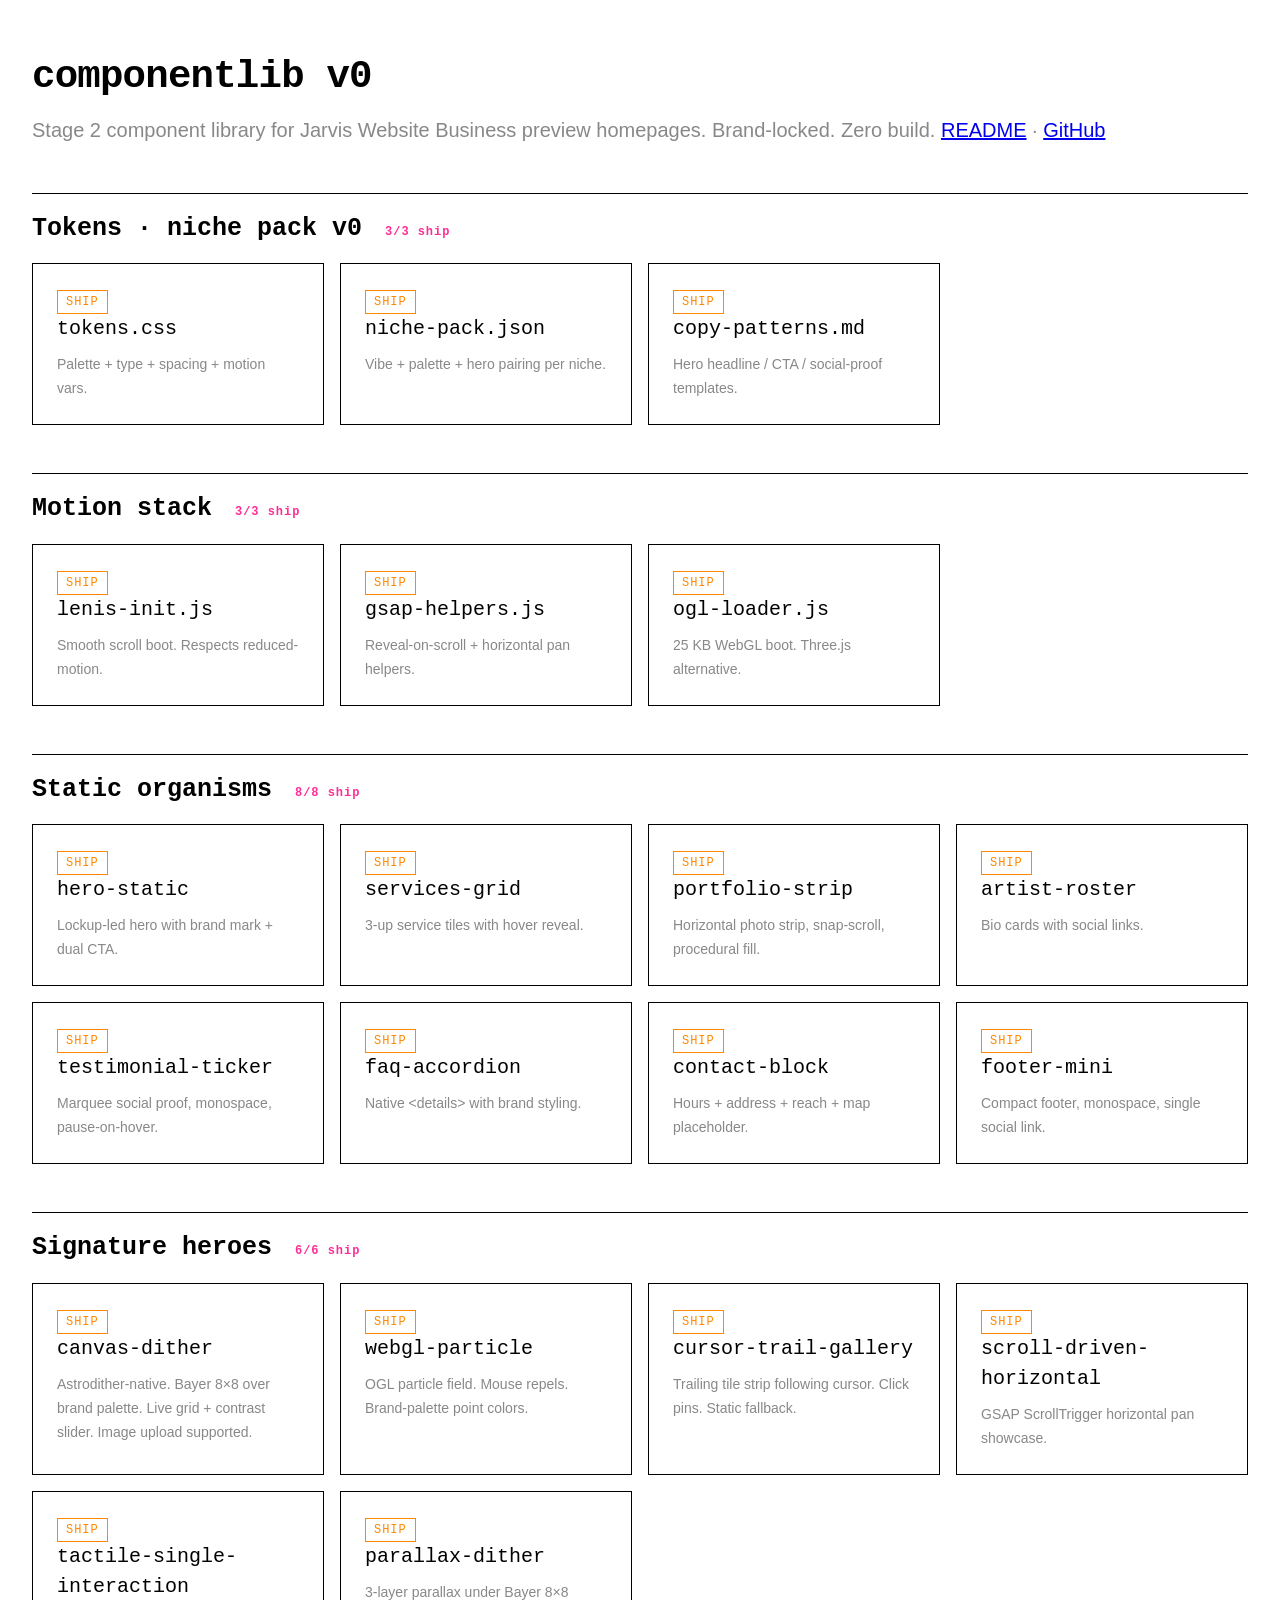
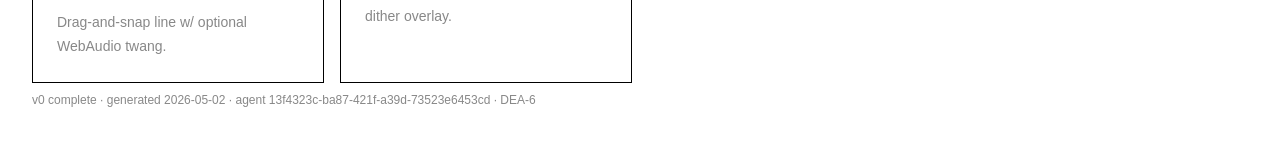
<file: componentlib/showcase/index.html>
<!doctype html>
<html lang="en">
<head>
  <meta charset="utf-8">
  <meta name="viewport" content="width=device-width,initial-scale=1">
  <title>componentlib showcase — Jarvis</title>
  <link rel="stylesheet" href="../tokens/tokens.css">
  <style>
    body { padding: var(--space-12) var(--space-8); max-width: var(--max-w-content); margin: 0 auto; }
    h1 { font-family: var(--font-display); font-size: var(--type-2xl); letter-spacing: var(--tracking-tight); margin: 0 0 var(--space-2); }
    .sub { color: var(--color-gray); margin: 0 0 var(--space-12); font-size: var(--type-md); }
    h2 { font-family: var(--font-display); font-size: var(--type-lg); margin: var(--space-12) 0 var(--space-4); border-top: 1px solid var(--color-ink); padding-top: var(--space-4); }
    .grid { display: grid; grid-template-columns: repeat(auto-fill, minmax(280px, 1fr)); gap: var(--space-4); }
    .card { display: block; padding: var(--space-6); border: 1px solid var(--color-ink); text-decoration: none; color: var(--color-ink); transition: background var(--duration-fast); }
    .card:hover { background: var(--color-ink); color: var(--color-paper); }
    .card .name { font-family: var(--font-display); font-size: var(--type-md); display: block; margin-bottom: var(--space-2); }
    .card .desc { font-size: var(--type-sm); color: var(--color-gray); }
    .card:hover .desc { color: var(--color-paper); opacity: 0.7; }
    .pill { display: inline-block; font-family: var(--font-display); font-size: var(--type-xs); padding: 2px var(--space-2); margin-right: var(--space-2); border: 1px solid currentColor; text-transform: uppercase; letter-spacing: var(--tracking-wide); }
    .pill--ship { color: var(--color-orange); border-color: var(--color-orange); }
    .pill--todo { color: var(--color-gray); }
    .meta { font-size: var(--type-xs); color: var(--color-gray); margin-top: var(--space-2); }
    .progress { font-family: var(--font-display); font-size: var(--type-xs); color: var(--color-magenta); margin-left: var(--space-2); letter-spacing: var(--tracking-wide); }
  </style>
</head>
<body>
  <h1>componentlib v0</h1>
  <p class="sub">Stage 2 component library for Jarvis Website Business preview homepages. Brand-locked. Zero build. <a href="../README.md">README</a> · <a href="https://github.com/Colbydenn/jarvis-brand-assets">GitHub</a></p>

  <h2>Tokens · niche pack v0 <span class="progress">3/3 ship</span></h2>
  <div class="grid">
    <a class="card" href="../tokens/tokens.css"><span class="pill pill--ship">ship</span><span class="name">tokens.css</span><span class="desc">Palette + type + spacing + motion vars.</span></a>
    <a class="card" href="../tokens/niche-pack.json"><span class="pill pill--ship">ship</span><span class="name">niche-pack.json</span><span class="desc">Vibe + palette + hero pairing per niche.</span></a>
    <a class="card" href="../tokens/copy-patterns.md"><span class="pill pill--ship">ship</span><span class="name">copy-patterns.md</span><span class="desc">Hero headline / CTA / social-proof templates.</span></a>
  </div>

  <h2>Motion stack <span class="progress">3/3 ship</span></h2>
  <div class="grid">
    <a class="card" href="../motion/lenis-init.js"><span class="pill pill--ship">ship</span><span class="name">lenis-init.js</span><span class="desc">Smooth scroll boot. Respects reduced-motion.</span></a>
    <a class="card" href="../motion/gsap-helpers.js"><span class="pill pill--ship">ship</span><span class="name">gsap-helpers.js</span><span class="desc">Reveal-on-scroll + horizontal pan helpers.</span></a>
    <a class="card" href="../motion/ogl-loader.js"><span class="pill pill--ship">ship</span><span class="name">ogl-loader.js</span><span class="desc">25 KB WebGL boot. Three.js alternative.</span></a>
  </div>

  <h2>Static organisms <span class="progress">8/8 ship</span></h2>
  <div class="grid">
    <a class="card" href="../organisms/hero-static/index.html"><span class="pill pill--ship">ship</span><span class="name">hero-static</span><span class="desc">Lockup-led hero with brand mark + dual CTA.</span></a>
    <a class="card" href="../organisms/services-grid/index.html"><span class="pill pill--ship">ship</span><span class="name">services-grid</span><span class="desc">3-up service tiles with hover reveal.</span></a>
    <a class="card" href="../organisms/portfolio-strip/index.html"><span class="pill pill--ship">ship</span><span class="name">portfolio-strip</span><span class="desc">Horizontal photo strip, snap-scroll, procedural fill.</span></a>
    <a class="card" href="../organisms/artist-roster/index.html"><span class="pill pill--ship">ship</span><span class="name">artist-roster</span><span class="desc">Bio cards with social links.</span></a>
    <a class="card" href="../organisms/testimonial-ticker/index.html"><span class="pill pill--ship">ship</span><span class="name">testimonial-ticker</span><span class="desc">Marquee social proof, monospace, pause-on-hover.</span></a>
    <a class="card" href="../organisms/faq-accordion/index.html"><span class="pill pill--ship">ship</span><span class="name">faq-accordion</span><span class="desc">Native &lt;details&gt; with brand styling.</span></a>
    <a class="card" href="../organisms/contact-block/index.html"><span class="pill pill--ship">ship</span><span class="name">contact-block</span><span class="desc">Hours + address + reach + map placeholder.</span></a>
    <a class="card" href="../organisms/footer-mini/index.html"><span class="pill pill--ship">ship</span><span class="name">footer-mini</span><span class="desc">Compact footer, monospace, single social link.</span></a>
  </div>

  <h2>Signature heroes <span class="progress">6/6 ship</span></h2>
  <div class="grid">
    <a class="card" href="../heroes/canvas-dither/index.html"><span class="pill pill--ship">ship</span><span class="name">canvas-dither</span><span class="desc">Astrodither-native. Bayer 8×8 over brand palette. Live grid + contrast slider. Image upload supported.</span></a>
    <a class="card" href="../heroes/webgl-particle/index.html"><span class="pill pill--ship">ship</span><span class="name">webgl-particle</span><span class="desc">OGL particle field. Mouse repels. Brand-palette point colors.</span></a>
    <a class="card" href="../heroes/cursor-trail-gallery/index.html"><span class="pill pill--ship">ship</span><span class="name">cursor-trail-gallery</span><span class="desc">Trailing tile strip following cursor. Click pins. Static fallback.</span></a>
    <a class="card" href="../heroes/scroll-driven-horizontal/index.html"><span class="pill pill--ship">ship</span><span class="name">scroll-driven-horizontal</span><span class="desc">GSAP ScrollTrigger horizontal pan showcase.</span></a>
    <a class="card" href="../heroes/tactile-single-interaction/index.html"><span class="pill pill--ship">ship</span><span class="name">tactile-single-interaction</span><span class="desc">Drag-and-snap line w/ optional WebAudio twang.</span></a>
    <a class="card" href="../heroes/parallax-dither/index.html"><span class="pill pill--ship">ship</span><span class="name">parallax-dither</span><span class="desc">3-layer parallax under Bayer 8×8 dither overlay.</span></a>
  </div>

  <p class="meta">v0 complete · generated 2026-05-02 · agent 13f4323c-ba87-421f-a39d-73523e6453cd · DEA-6</p>
</body>
</html>
</file>
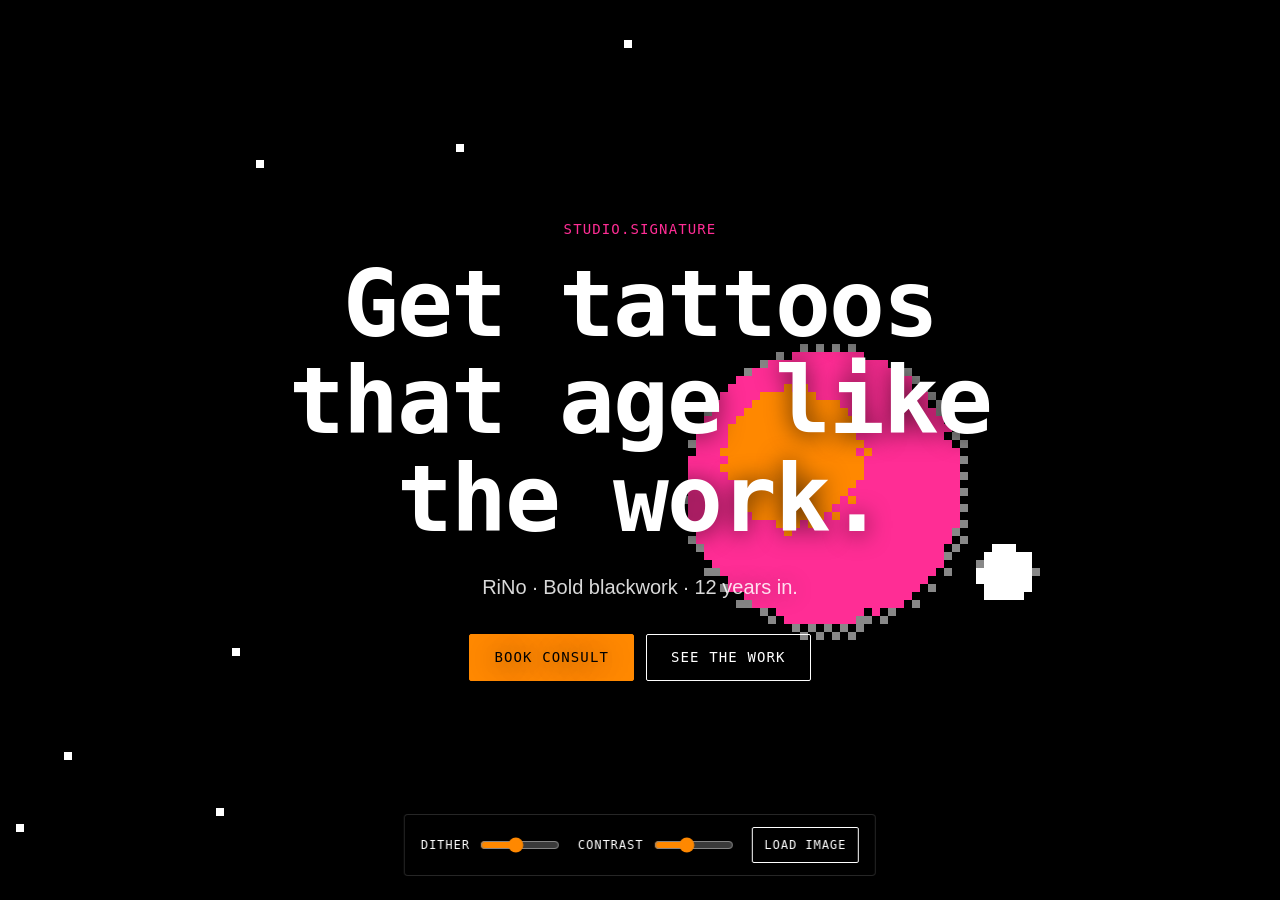
<file: componentlib/heroes/canvas-dither/index.html>
<!doctype html>
<html lang="en" data-theme="dark">
<head>
  <meta charset="utf-8">
  <meta name="viewport" content="width=device-width,initial-scale=1">
  <title>canvas-dither hero — componentlib</title>
  <link rel="stylesheet" href="../../tokens/tokens.css">
  <link rel="stylesheet" href="./style.css">
</head>
<body>
  <main class="cd-hero" id="cdHero">
    <canvas class="cd-hero__canvas" id="cdCanvas" aria-hidden="true"></canvas>
    <div class="cd-hero__copy">
      <p class="cd-hero__eyebrow">studio.signature</p>
      <h1 class="cd-hero__title">Get tattoos that age like the work.</h1>
      <p class="cd-hero__sub">RiNo · Bold blackwork · 12 years in.</p>
      <div class="cd-hero__ctas">
        <a class="cd-cta cd-cta--primary" href="#book">Book consult</a>
        <a class="cd-cta cd-cta--ghost" href="#work">See the work</a>
      </div>
    </div>
    <div class="cd-hero__controls">
      <label>
        <span>dither</span>
        <input type="range" min="2" max="16" step="2" value="8" id="cdGrid">
      </label>
      <label>
        <span>contrast</span>
        <input type="range" min="0.5" max="2" step="0.05" value="1.1" id="cdContrast">
      </label>
      <button id="cdLoad" type="button">Load image</button>
      <input type="file" id="cdFile" accept="image/*" hidden>
    </div>
  </main>
  <script type="module" src="./hero.js"></script>
</body>
</html>
</file>
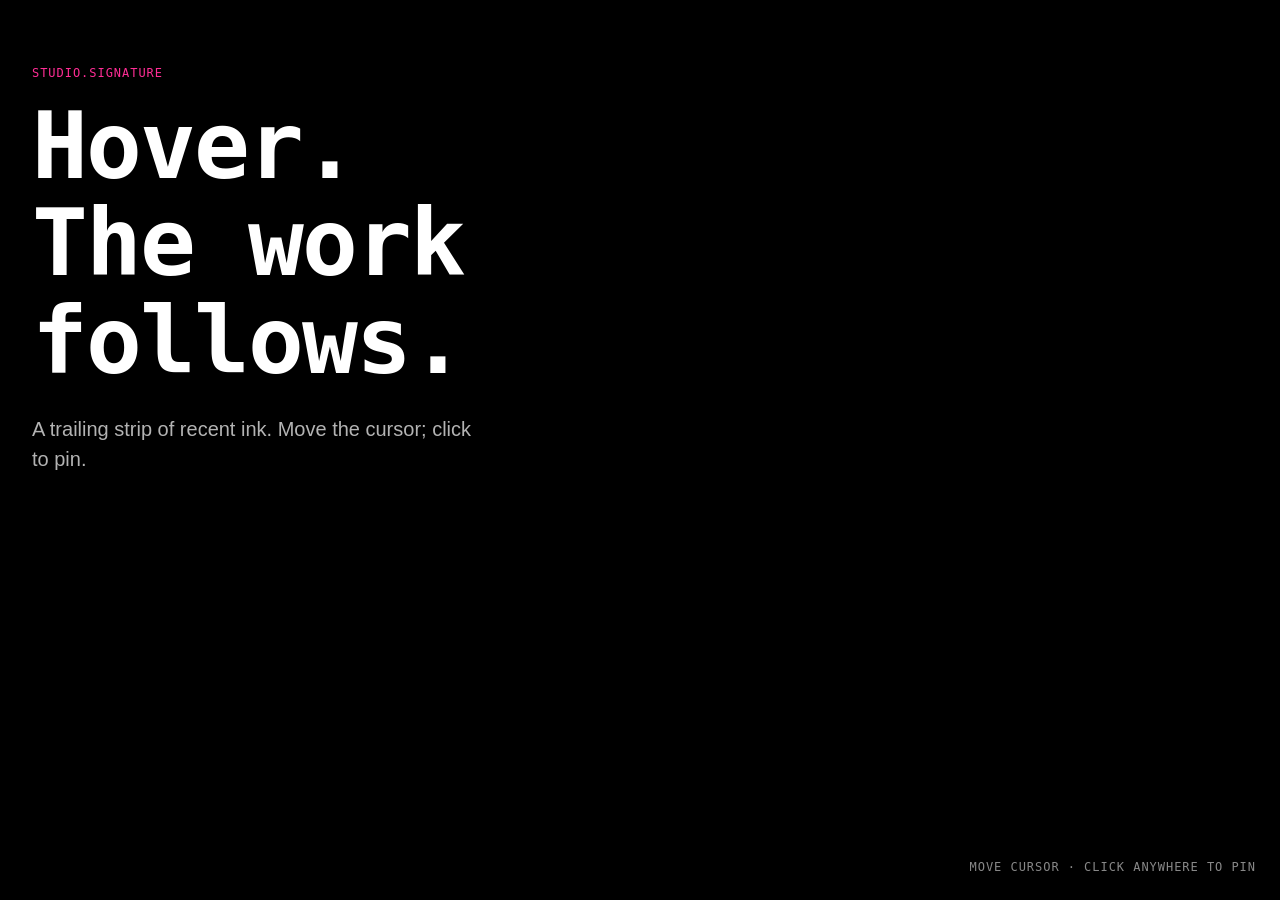
<file: componentlib/heroes/cursor-trail-gallery/index.html>
<!doctype html>
<html lang="en" data-theme="dark">
<head>
  <meta charset="utf-8">
  <meta name="viewport" content="width=device-width,initial-scale=1">
  <title>cursor-trail-gallery hero — componentlib</title>
  <link rel="stylesheet" href="../../tokens/tokens.css">
  <link rel="stylesheet" href="./style.css">
</head>
<body>
  <main class="ct-hero" id="ctHero">
    <div class="ct-hero__copy">
      <p class="ct-hero__eyebrow">studio.signature</p>
      <h1 class="ct-hero__title">Hover.<br>The work follows.</h1>
      <p class="ct-hero__sub">A trailing strip of recent ink. Move the cursor; click to pin.</p>
    </div>
    <div class="ct-hero__trail" id="ctTrail" aria-hidden="true"></div>
    <p class="ct-hero__hint">move cursor · click anywhere to pin</p>
  </main>
  <script type="module" src="./hero.js"></script>
</body>
</html>
</file>
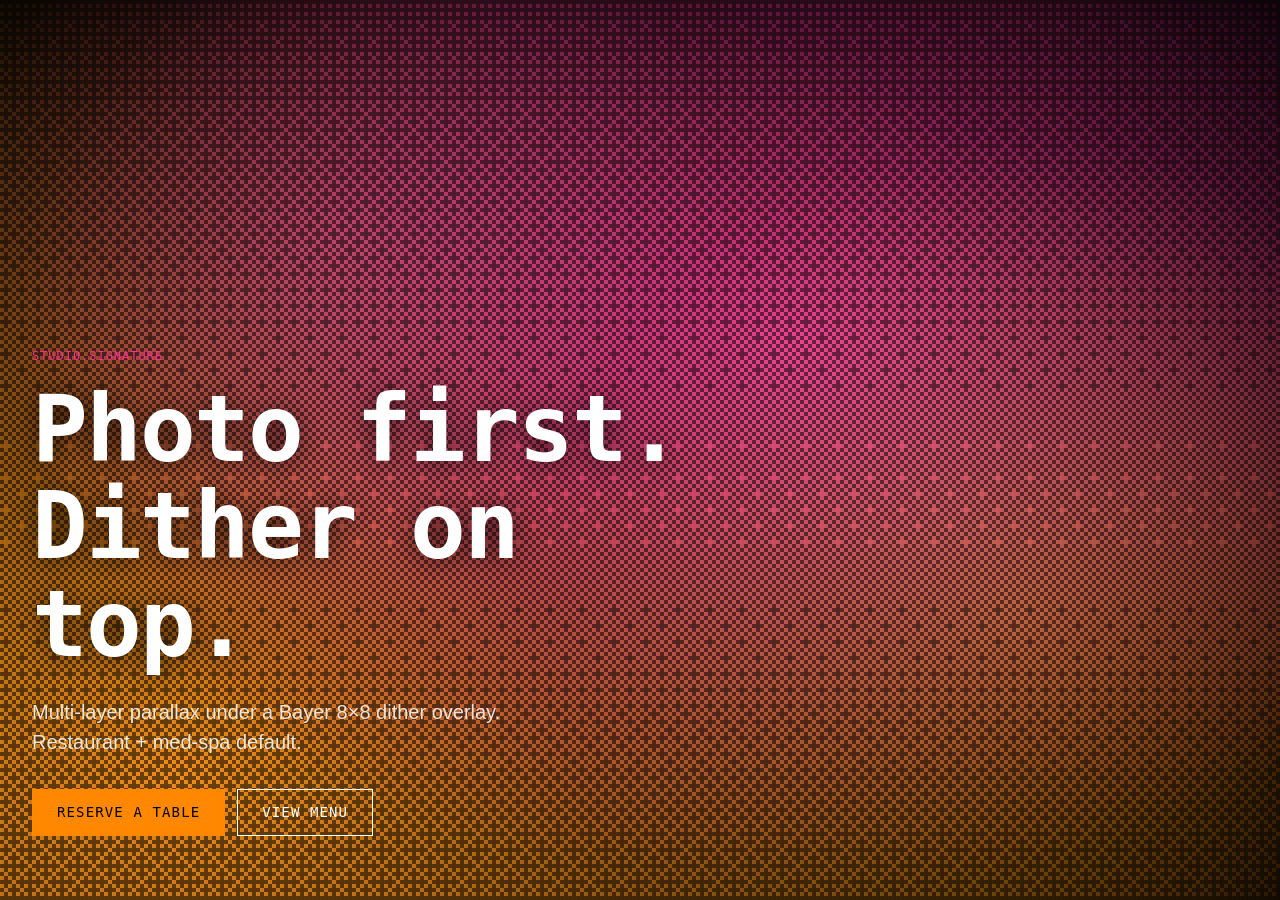
<file: componentlib/heroes/parallax-dither/index.html>
<!doctype html>
<html lang="en" data-theme="dark">
<head>
  <meta charset="utf-8">
  <meta name="viewport" content="width=device-width,initial-scale=1">
  <title>parallax-dither hero — componentlib</title>
  <link rel="stylesheet" href="../../tokens/tokens.css">
  <link rel="stylesheet" href="./style.css">
</head>
<body>
  <main class="pd-hero" id="pdHero">
    <div class="pd-hero__layers" id="pdLayers" aria-hidden="true">
      <div class="pd-layer pd-layer--bg" data-depth="0.05"></div>
      <div class="pd-layer pd-layer--mid" data-depth="0.18"></div>
      <div class="pd-layer pd-layer--fore" data-depth="0.36"></div>
      <canvas class="pd-layer pd-layer--dither" id="pdDither"></canvas>
    </div>
    <div class="pd-hero__copy">
      <p class="pd-hero__eyebrow">studio.signature</p>
      <h1 class="pd-hero__title">Photo first.<br>Dither on top.</h1>
      <p class="pd-hero__sub">Multi-layer parallax under a Bayer 8×8 dither overlay. Restaurant + med-spa default.</p>
      <div class="pd-hero__ctas">
        <a class="pd-cta pd-cta--primary" href="#reserve">Reserve a table</a>
        <a class="pd-cta pd-cta--ghost" href="#menu">View menu</a>
      </div>
    </div>
  </main>
  <script type="module" src="./hero.js"></script>
</body>
</html>
</file>
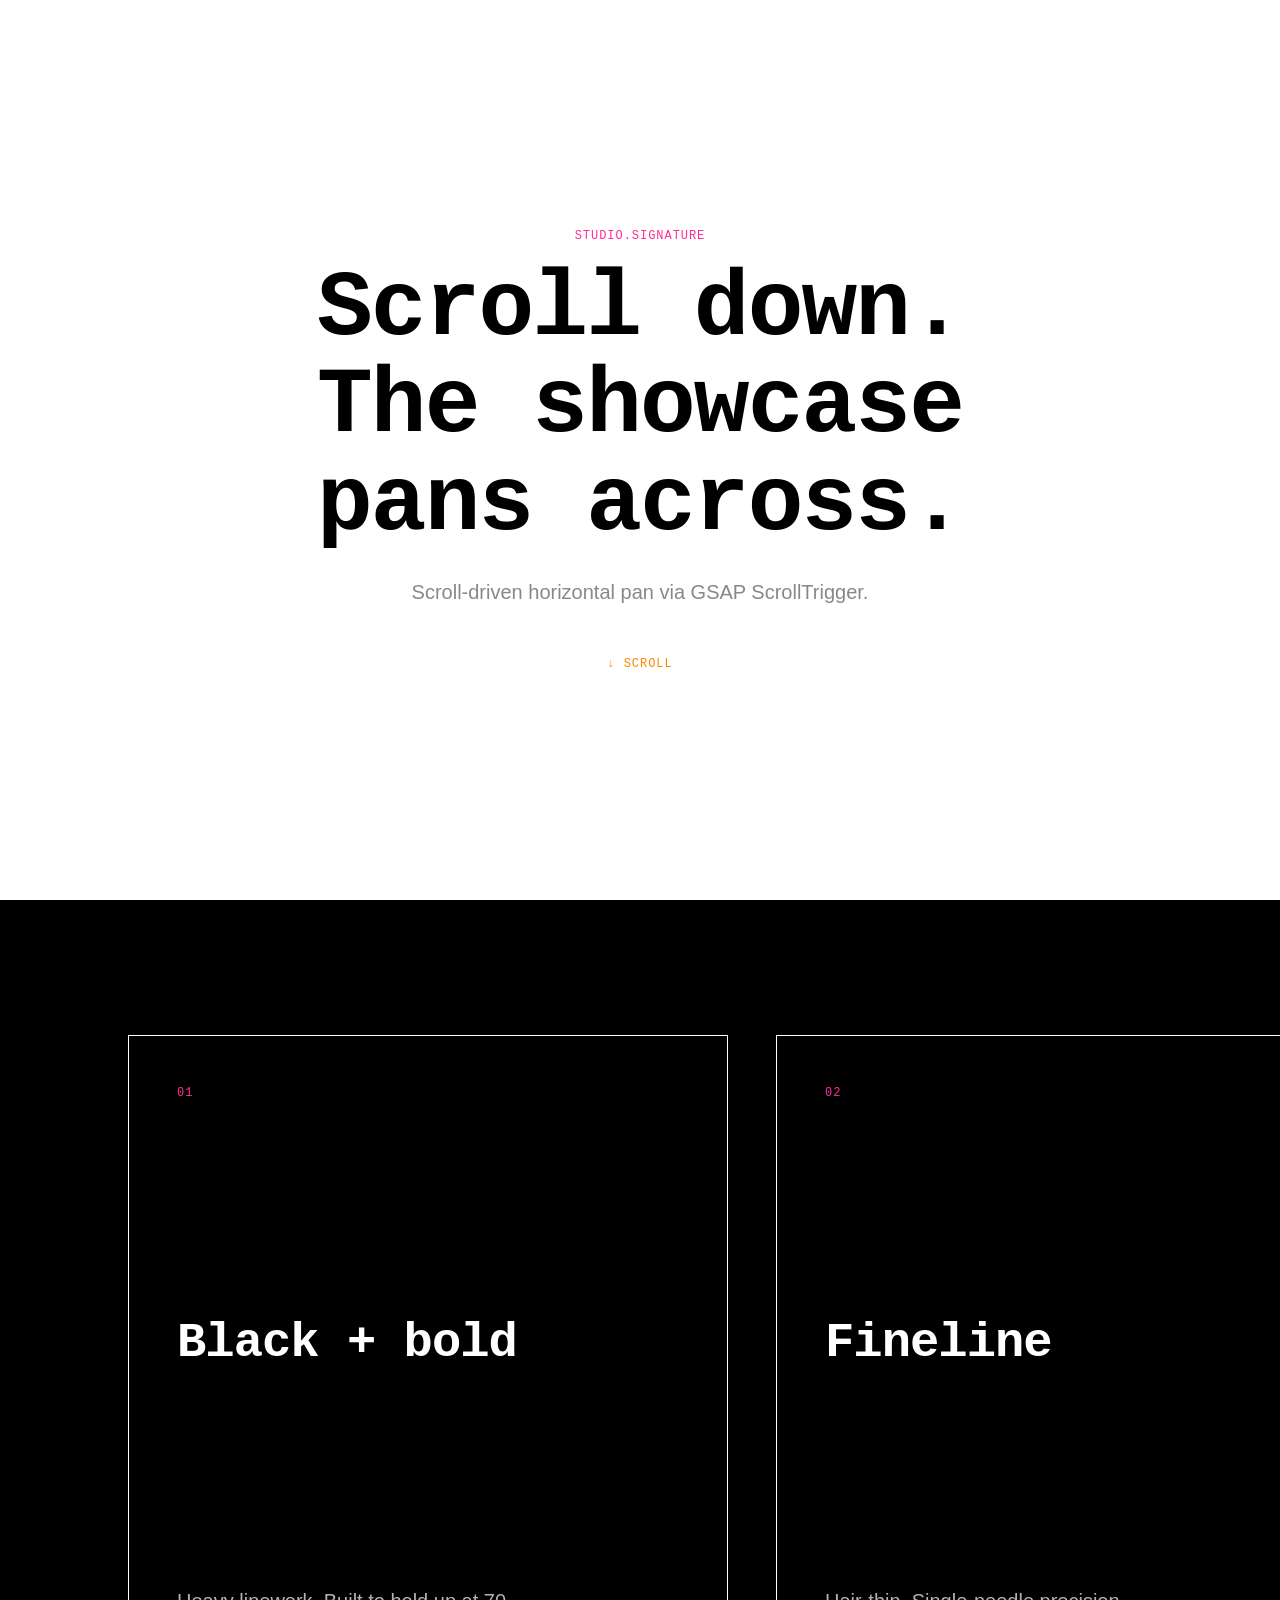
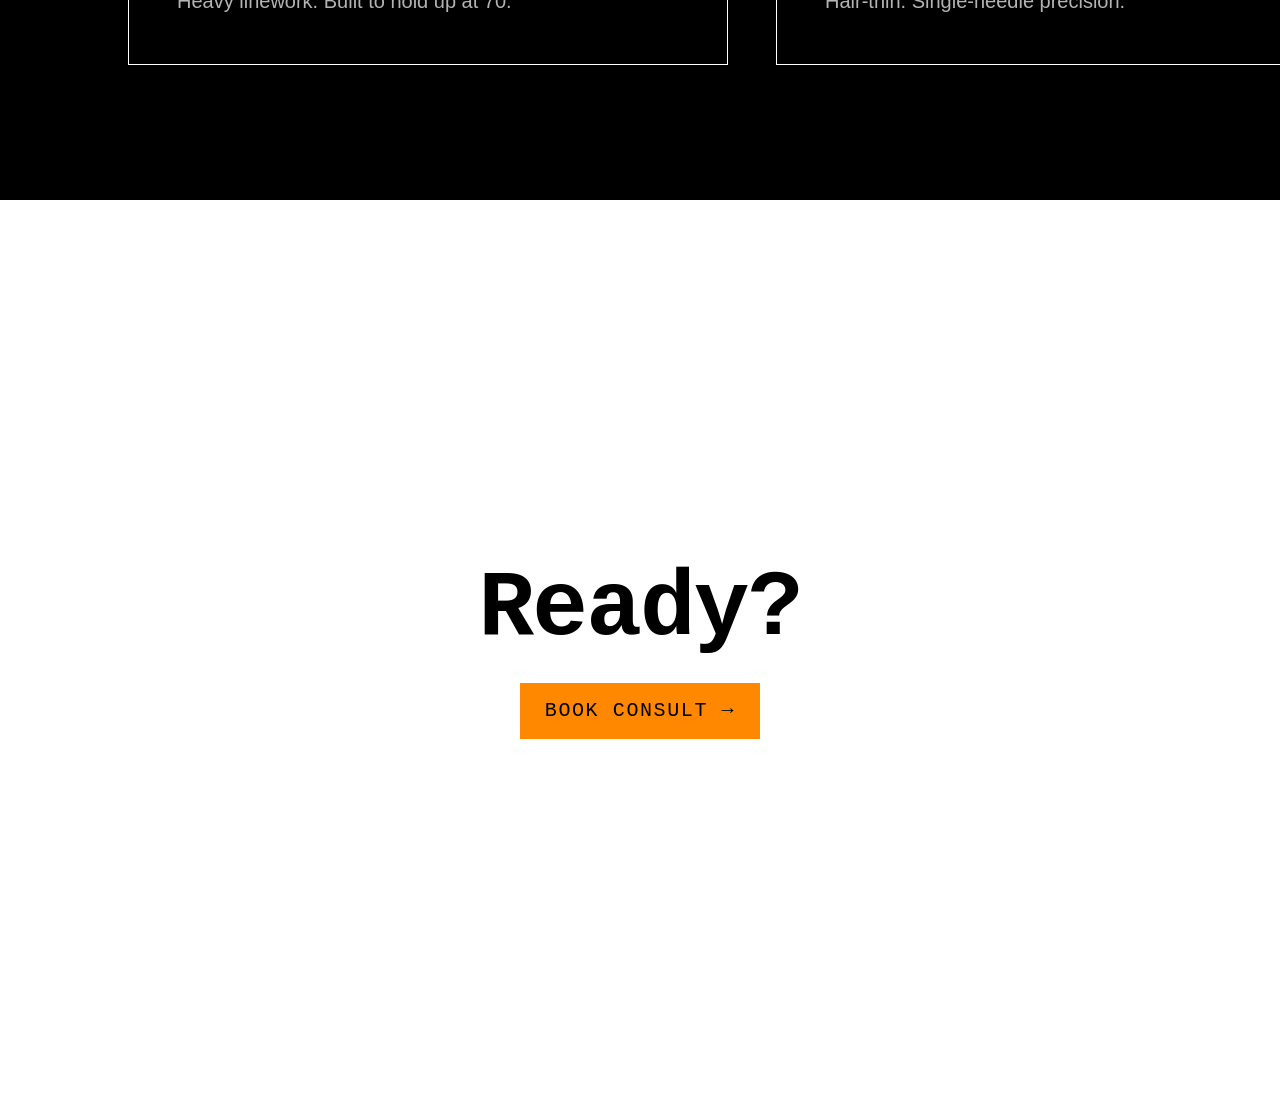
<file: componentlib/heroes/scroll-driven-horizontal/index.html>
<!doctype html>
<html lang="en">
<head>
  <meta charset="utf-8">
  <meta name="viewport" content="width=device-width,initial-scale=1">
  <title>scroll-driven-horizontal hero — componentlib</title>
  <link rel="stylesheet" href="../../tokens/tokens.css">
  <link rel="stylesheet" href="./style.css">
</head>
<body>
  <header class="sh-intro">
    <div class="sh-intro__inner">
      <p class="sh-intro__eyebrow">studio.signature</p>
      <h1 class="sh-intro__title">Scroll down.<br>The showcase pans across.</h1>
      <p class="sh-intro__sub">Scroll-driven horizontal pan via GSAP ScrollTrigger.</p>
      <p class="sh-intro__hint">↓ scroll</p>
    </div>
  </header>

  <section class="sh-pan" id="shPan">
    <div class="sh-pan__inner" id="shInner">
      <article class="sh-card">
        <span class="sh-card__num">01</span>
        <h2 class="sh-card__title">Black + bold</h2>
        <p class="sh-card__desc">Heavy linework. Built to hold up at 70.</p>
      </article>
      <article class="sh-card">
        <span class="sh-card__num">02</span>
        <h2 class="sh-card__title">Fineline</h2>
        <p class="sh-card__desc">Hair-thin. Single-needle precision.</p>
      </article>
      <article class="sh-card">
        <span class="sh-card__num">03</span>
        <h2 class="sh-card__title">Cover-ups</h2>
        <p class="sh-card__desc">Old ink, reimagined. Most need 2–3 sittings.</p>
      </article>
      <article class="sh-card">
        <span class="sh-card__num">04</span>
        <h2 class="sh-card__title">Walk-in flash</h2>
        <p class="sh-card__desc">Curated sheets. Tues + Sat.</p>
      </article>
      <article class="sh-card">
        <span class="sh-card__num">05</span>
        <h2 class="sh-card__title">Color & neo-trad</h2>
        <p class="sh-card__desc">Heavy color, animal portraiture.</p>
      </article>
    </div>
  </section>

  <footer class="sh-outro">
    <div class="sh-outro__inner">
      <h2 class="sh-outro__title">Ready?</h2>
      <a class="sh-cta" href="#book">Book consult →</a>
    </div>
  </footer>

  <script type="module" src="./hero.js"></script>
</body>
</html>
</file>
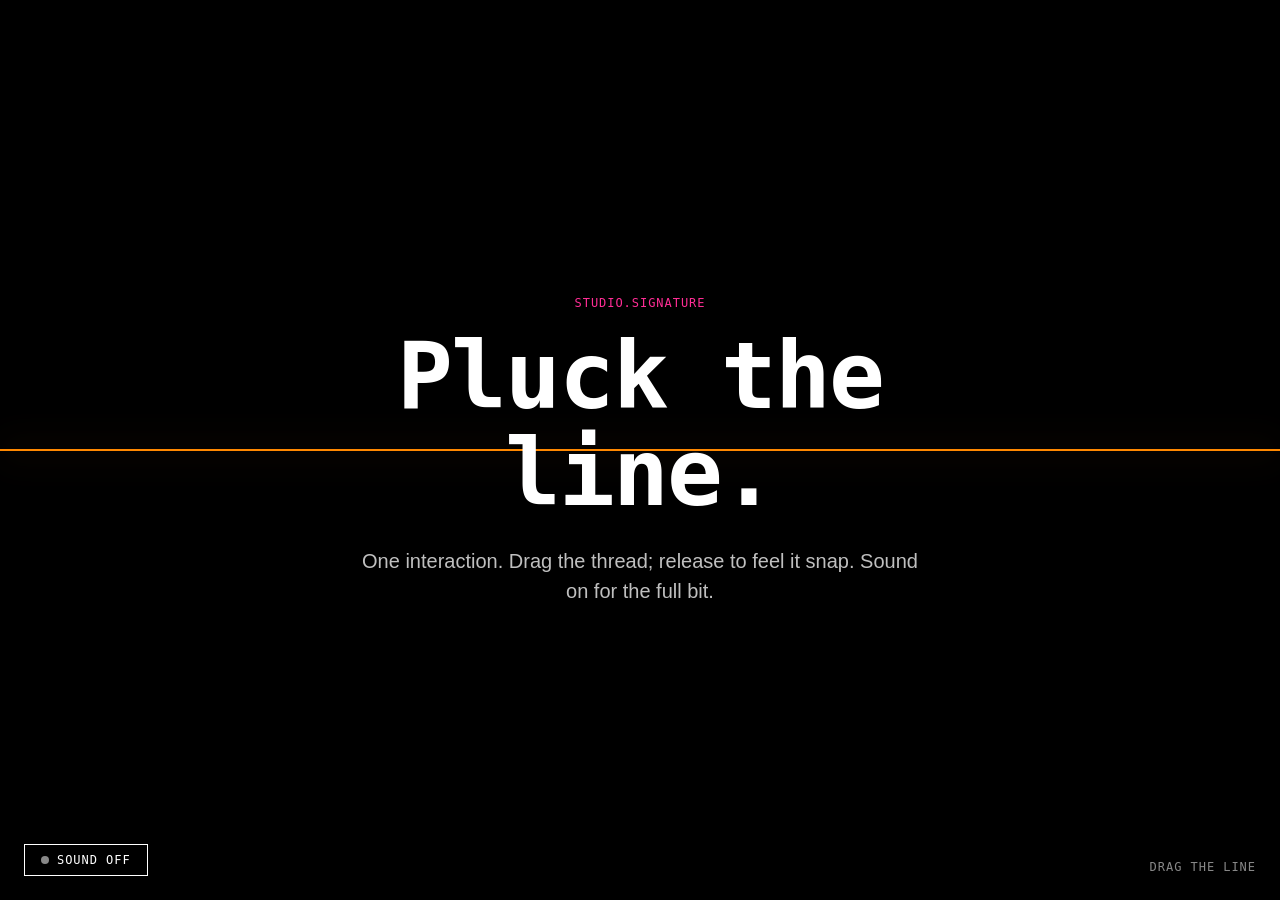
<file: componentlib/heroes/tactile-single-interaction/index.html>
<!doctype html>
<html lang="en" data-theme="dark">
<head>
  <meta charset="utf-8">
  <meta name="viewport" content="width=device-width,initial-scale=1">
  <title>tactile-single-interaction hero — componentlib</title>
  <link rel="stylesheet" href="../../tokens/tokens.css">
  <link rel="stylesheet" href="./style.css">
</head>
<body>
  <main class="ts-hero" id="tsHero">
    <div class="ts-hero__copy">
      <p class="ts-hero__eyebrow">studio.signature</p>
      <h1 class="ts-hero__title">Pluck the line.</h1>
      <p class="ts-hero__sub">One interaction. Drag the thread; release to feel it snap. Sound on for the full bit.</p>
    </div>
    <svg class="ts-hero__svg" id="tsSvg" viewBox="0 0 1000 600" preserveAspectRatio="none" aria-hidden="true">
      <path id="tsLine" d="M 0 300 Q 500 300 1000 300" />
    </svg>
    <button class="ts-hero__sound" id="tsSound" type="button" aria-pressed="false">
      <span class="ts-dot"></span><span>sound off</span>
    </button>
    <p class="ts-hero__hint">drag the line</p>
  </main>
  <script type="module" src="./hero.js"></script>
</body>
</html>
</file>
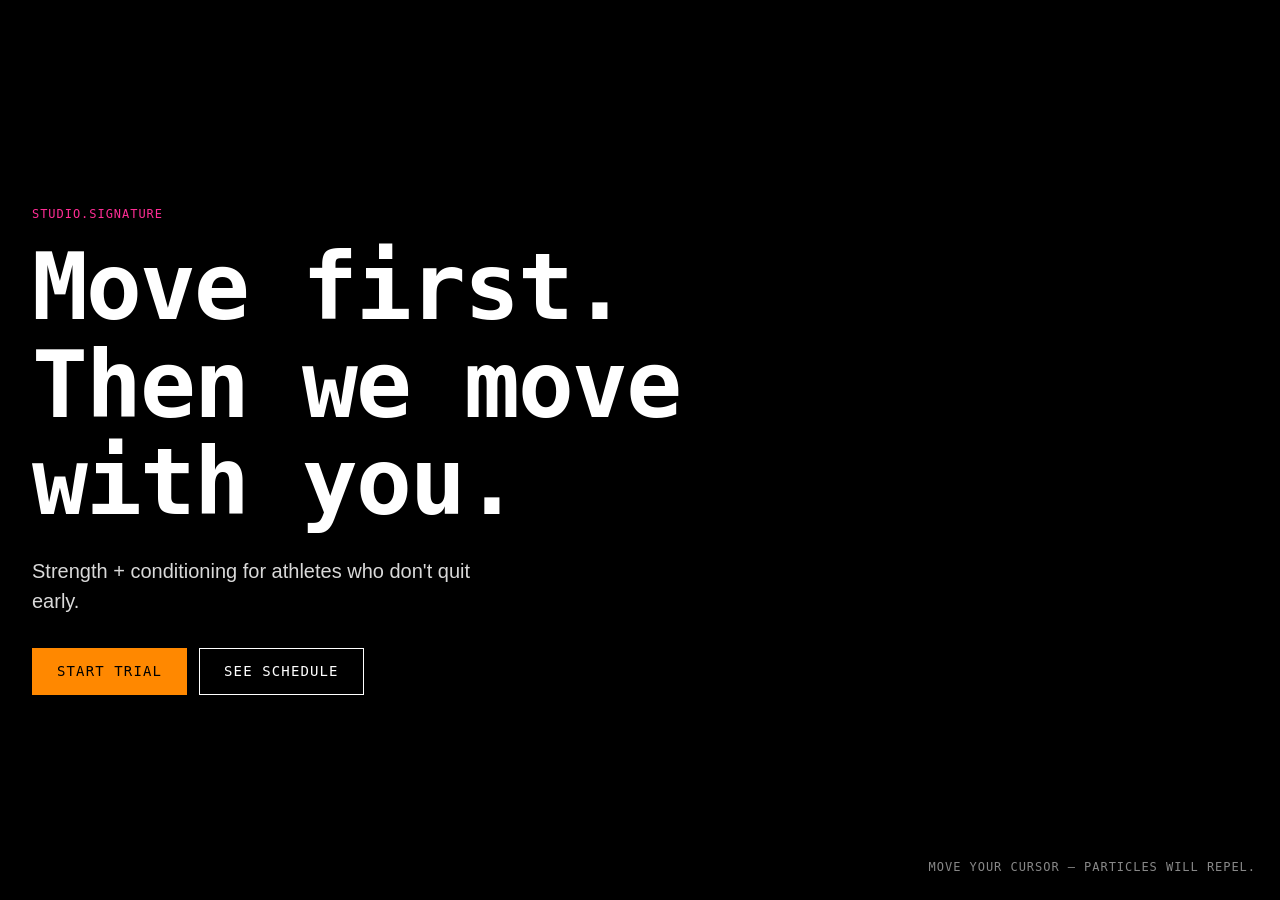
<file: componentlib/heroes/webgl-particle/index.html>
<!doctype html>
<html lang="en" data-theme="dark">
<head>
  <meta charset="utf-8">
  <meta name="viewport" content="width=device-width,initial-scale=1">
  <title>webgl-particle hero — componentlib</title>
  <link rel="stylesheet" href="../../tokens/tokens.css">
  <link rel="stylesheet" href="./style.css">
</head>
<body>
  <main class="wp-hero">
    <canvas class="wp-hero__canvas" id="wpCanvas" aria-hidden="true"></canvas>
    <div class="wp-hero__copy">
      <p class="wp-hero__eyebrow">studio.signature</p>
      <h1 class="wp-hero__title">Move first.<br>Then we move with you.</h1>
      <p class="wp-hero__sub">Strength + conditioning for athletes who don't quit early.</p>
      <div class="wp-hero__ctas">
        <a class="wp-cta wp-cta--primary" href="#trial">Start trial</a>
        <a class="wp-cta wp-cta--ghost" href="#schedule">See schedule</a>
      </div>
    </div>
    <p class="wp-hero__hint">Move your cursor — particles will repel.</p>
  </main>
  <script type="module" src="./hero.js"></script>
</body>
</html>
</file>
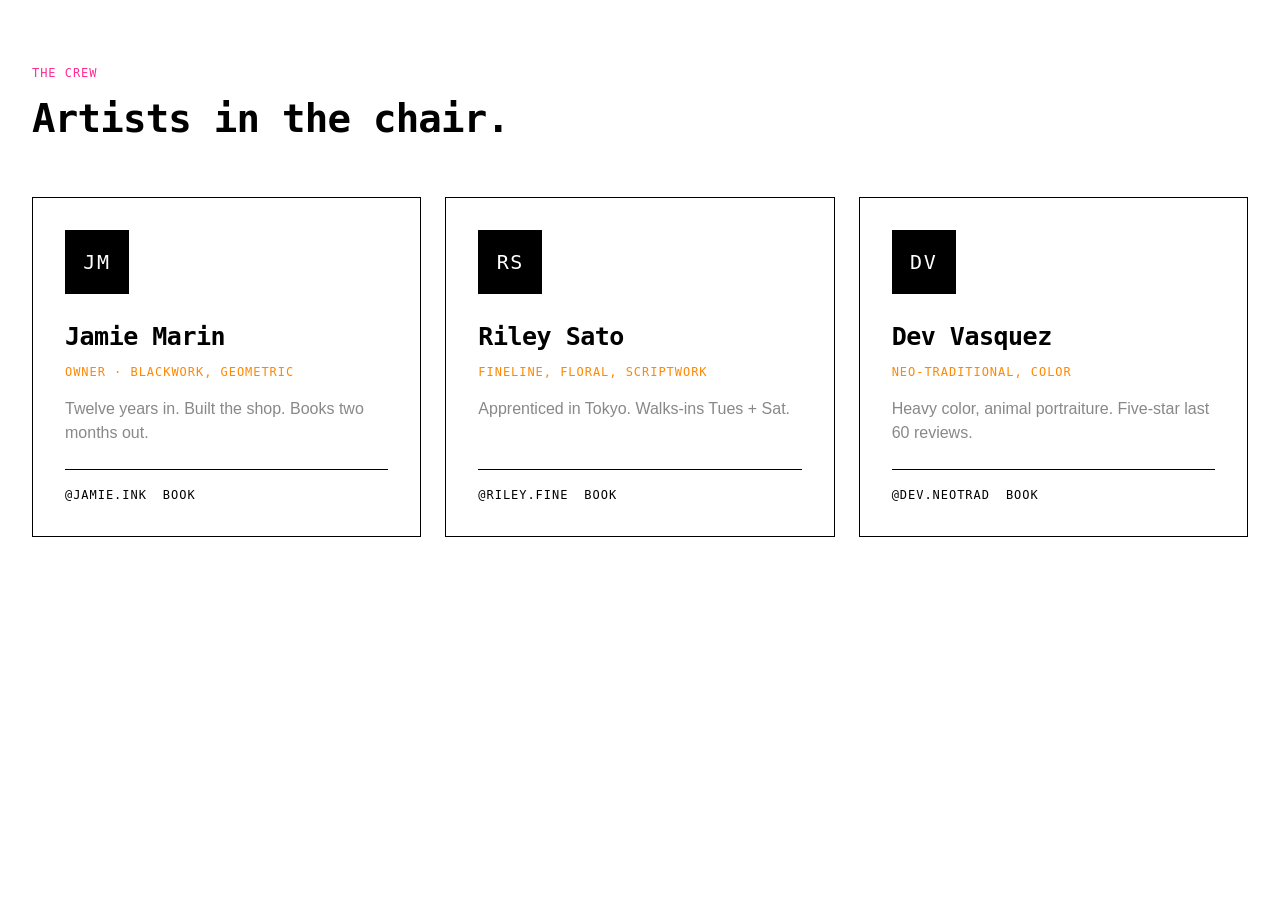
<file: componentlib/organisms/artist-roster/index.html>
<!doctype html>
<html lang="en">
<head>
  <meta charset="utf-8">
  <meta name="viewport" content="width=device-width,initial-scale=1">
  <title>artist-roster — componentlib</title>
  <link rel="stylesheet" href="../../tokens/tokens.css">
  <link rel="stylesheet" href="./style.css">
</head>
<body>
  <section class="org-roster">
    <header class="org-roster__head">
      <p class="org-roster__eyebrow">The crew</p>
      <h2 class="org-roster__title">Artists in the chair.</h2>
    </header>
    <ul class="org-roster__grid">
      <li class="art-card">
        <div class="art-card__avatar" aria-hidden="true">JM</div>
        <h3 class="art-card__name">Jamie Marin</h3>
        <p class="art-card__role">Owner · Blackwork, geometric</p>
        <p class="art-card__bio">Twelve years in. Built the shop. Books two months out.</p>
        <ul class="art-card__links">
          <li><a href="#ig-jamie">@jamie.ink</a></li>
          <li><a href="#book-jamie">Book</a></li>
        </ul>
      </li>
      <li class="art-card">
        <div class="art-card__avatar" aria-hidden="true">RS</div>
        <h3 class="art-card__name">Riley Sato</h3>
        <p class="art-card__role">Fineline, floral, scriptwork</p>
        <p class="art-card__bio">Apprenticed in Tokyo. Walks-ins Tues + Sat.</p>
        <ul class="art-card__links">
          <li><a href="#ig-riley">@riley.fine</a></li>
          <li><a href="#book-riley">Book</a></li>
        </ul>
      </li>
      <li class="art-card">
        <div class="art-card__avatar" aria-hidden="true">DV</div>
        <h3 class="art-card__name">Dev Vasquez</h3>
        <p class="art-card__role">Neo-traditional, color</p>
        <p class="art-card__bio">Heavy color, animal portraiture. Five-star last 60 reviews.</p>
        <ul class="art-card__links">
          <li><a href="#ig-dev">@dev.neotrad</a></li>
          <li><a href="#book-dev">Book</a></li>
        </ul>
      </li>
    </ul>
  </section>
</body>
</html>
</file>
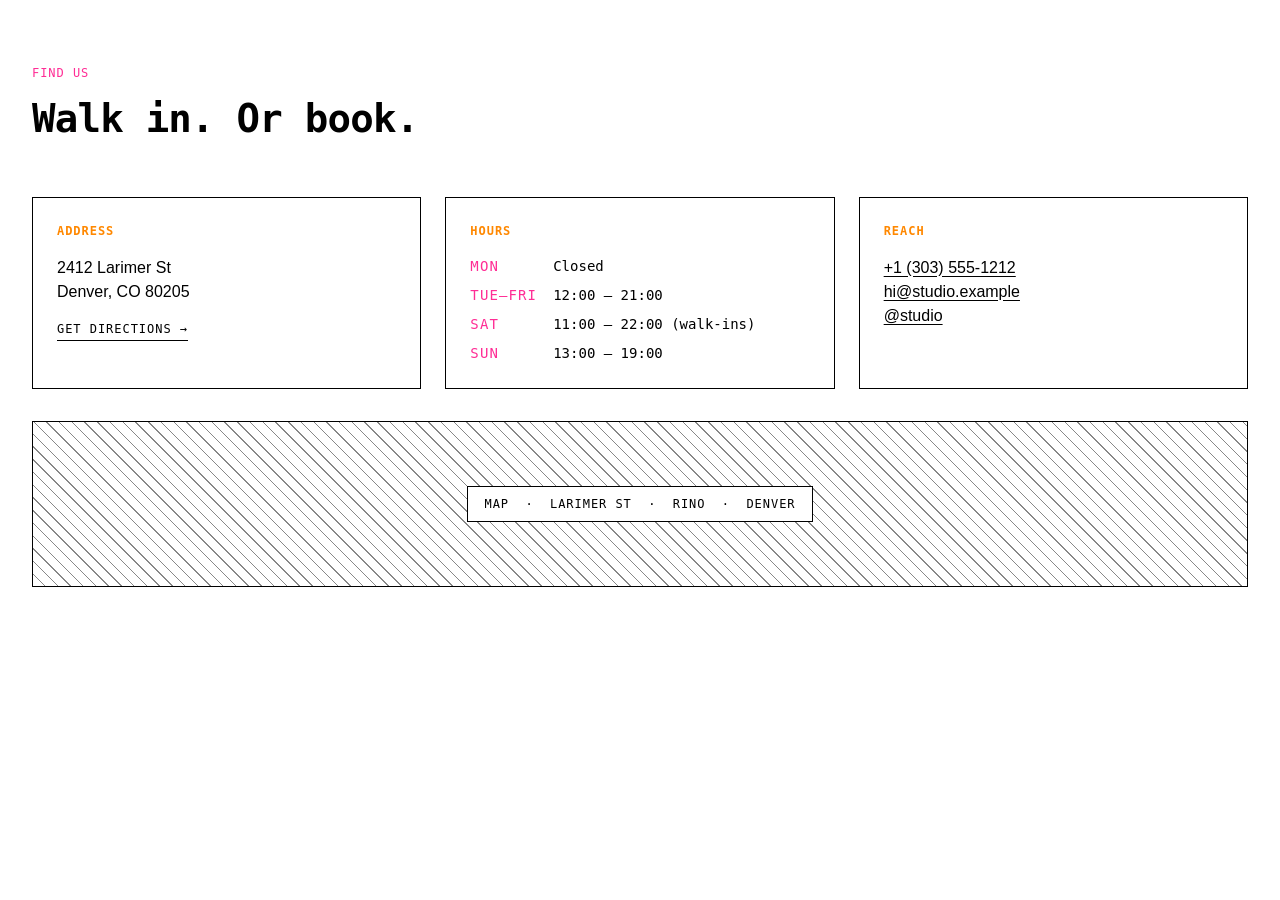
<file: componentlib/organisms/contact-block/index.html>
<!doctype html>
<html lang="en">
<head>
  <meta charset="utf-8">
  <meta name="viewport" content="width=device-width,initial-scale=1">
  <title>contact-block — componentlib</title>
  <link rel="stylesheet" href="../../tokens/tokens.css">
  <link rel="stylesheet" href="./style.css">
</head>
<body>
  <section class="org-contact">
    <header class="org-contact__head">
      <p class="org-contact__eyebrow">Find us</p>
      <h2 class="org-contact__title">Walk in. Or book.</h2>
    </header>
    <div class="org-contact__grid">
      <address class="contact-card">
        <h3 class="contact-card__label">Address</h3>
        <p class="contact-card__body">
          2412 Larimer St<br>
          Denver, CO 80205
        </p>
        <a class="contact-card__link" href="https://maps.google.com/?q=2412+Larimer+St+Denver+CO" target="_blank" rel="noopener">Get directions →</a>
      </address>
      <div class="contact-card">
        <h3 class="contact-card__label">Hours</h3>
        <dl class="contact-card__hours">
          <dt>Mon</dt><dd>Closed</dd>
          <dt>Tue–Fri</dt><dd>12:00 – 21:00</dd>
          <dt>Sat</dt><dd>11:00 – 22:00 (walk-ins)</dd>
          <dt>Sun</dt><dd>13:00 – 19:00</dd>
        </dl>
      </div>
      <div class="contact-card">
        <h3 class="contact-card__label">Reach</h3>
        <p class="contact-card__body">
          <a href="tel:+13035551212">+1 (303) 555-1212</a><br>
          <a href="mailto:hi@studio.example">hi@studio.example</a><br>
          <a href="https://instagram.com/studio" target="_blank" rel="noopener">@studio</a>
        </p>
      </div>
    </div>
    <div class="org-contact__map" aria-label="Map placeholder">
      <p>MAP &nbsp;·&nbsp; LARIMER ST &nbsp;·&nbsp; RiNo &nbsp;·&nbsp; DENVER</p>
    </div>
  </section>
</body>
</html>
</file>
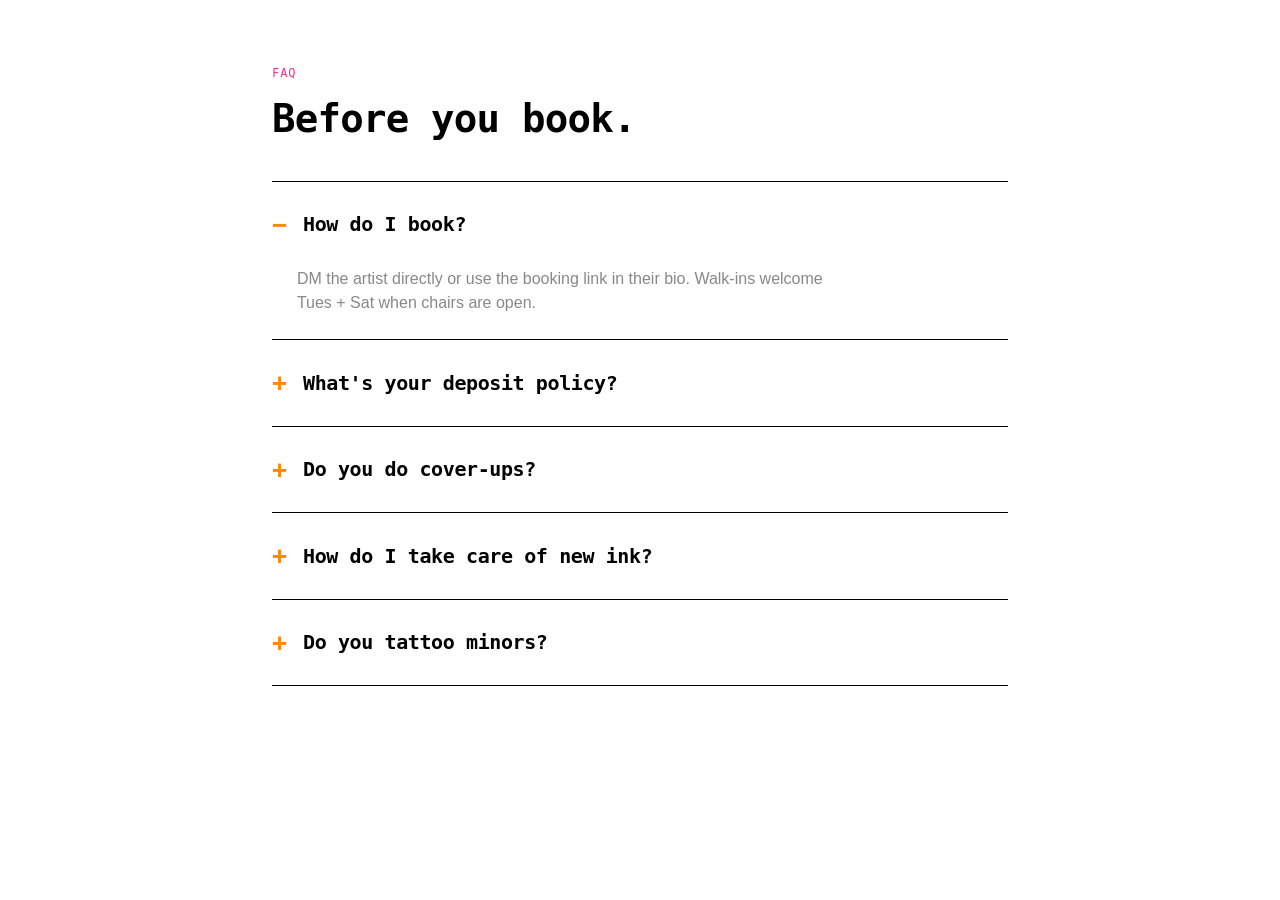
<file: componentlib/organisms/faq-accordion/index.html>
<!doctype html>
<html lang="en">
<head>
  <meta charset="utf-8">
  <meta name="viewport" content="width=device-width,initial-scale=1">
  <title>faq-accordion — componentlib</title>
  <link rel="stylesheet" href="../../tokens/tokens.css">
  <link rel="stylesheet" href="./style.css">
</head>
<body>
  <section class="org-faq">
    <header class="org-faq__head">
      <p class="org-faq__eyebrow">FAQ</p>
      <h2 class="org-faq__title">Before you book.</h2>
    </header>
    <div class="org-faq__list">
      <details class="faq-item" open>
        <summary class="faq-item__q">How do I book?</summary>
        <div class="faq-item__a"><p>DM the artist directly or use the booking link in their bio. Walk-ins welcome Tues + Sat when chairs are open.</p></div>
      </details>
      <details class="faq-item">
        <summary class="faq-item__q">What's your deposit policy?</summary>
        <div class="faq-item__a"><p>$100 non-refundable deposit holds the chair, applied to the final cost. 48-hour reschedule notice or deposit forfeits.</p></div>
      </details>
      <details class="faq-item">
        <summary class="faq-item__q">Do you do cover-ups?</summary>
        <div class="faq-item__a"><p>Yes. Bring a photo to consult — we'll talk what's possible. Most cover-ups need 2–3 sittings.</p></div>
      </details>
      <details class="faq-item">
        <summary class="faq-item__q">How do I take care of new ink?</summary>
        <div class="faq-item__a"><p>Wash with unscented soap, pat dry, apply thin layer of unscented lotion 3× daily for two weeks. No ocean, pool, or direct sun for two weeks.</p></div>
      </details>
      <details class="faq-item">
        <summary class="faq-item__q">Do you tattoo minors?</summary>
        <div class="faq-item__a"><p>No. 18+ with valid government ID. No exceptions, even with parental consent — Colorado state law.</p></div>
      </details>
    </div>
  </section>
</body>
</html>
</file>
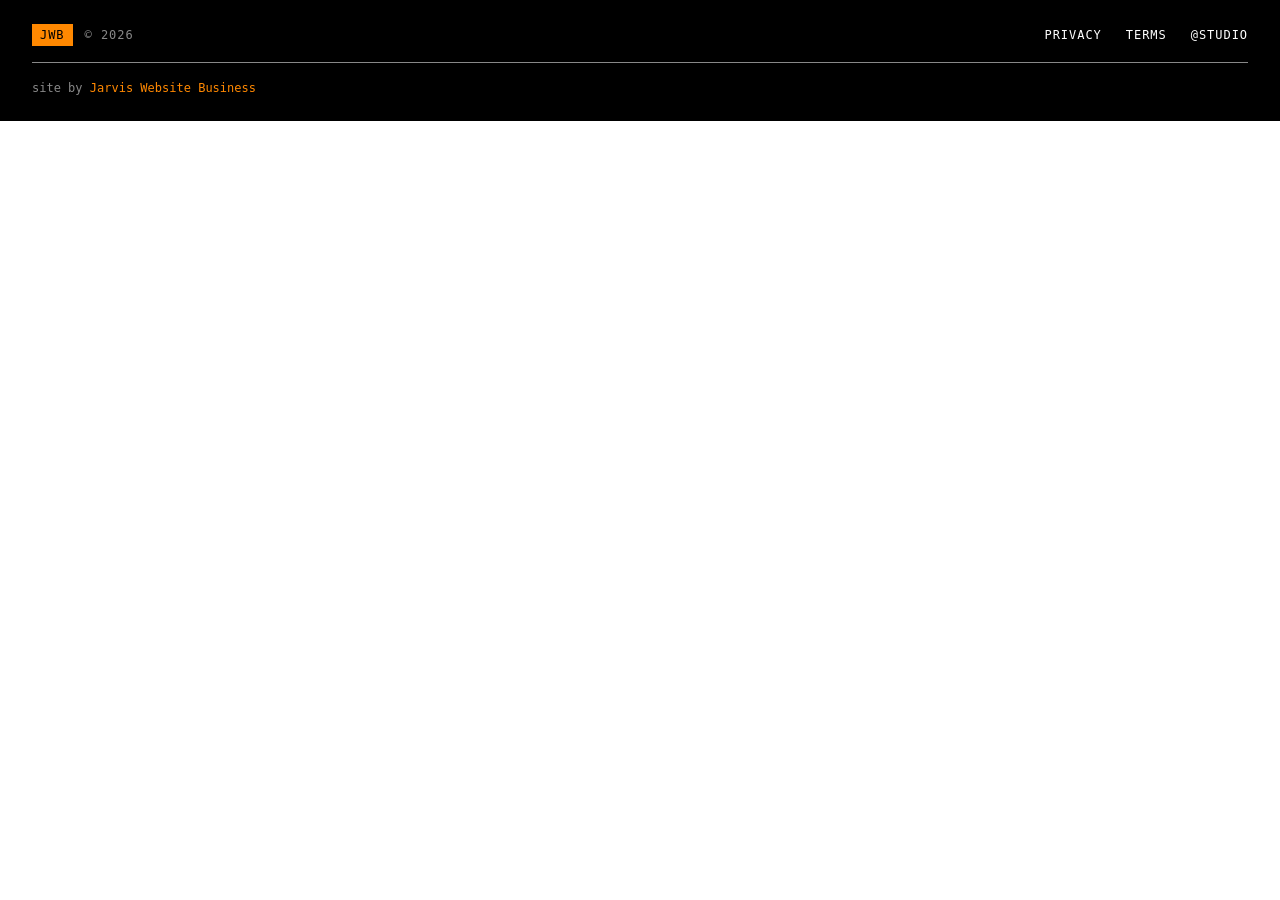
<file: componentlib/organisms/footer-mini/index.html>
<!doctype html>
<html lang="en">
<head>
  <meta charset="utf-8">
  <meta name="viewport" content="width=device-width,initial-scale=1">
  <title>footer-mini — componentlib</title>
  <link rel="stylesheet" href="../../tokens/tokens.css">
  <link rel="stylesheet" href="./style.css">
</head>
<body>
  <footer class="org-footer">
    <div class="org-footer__row">
      <p class="org-footer__brand">
        <span class="org-footer__mark">JWB</span>
        <span class="org-footer__year">© <span data-year>2026</span></span>
      </p>
      <ul class="org-footer__links">
        <li><a href="#privacy">Privacy</a></li>
        <li><a href="#terms">Terms</a></li>
        <li><a href="https://instagram.com/studio" target="_blank" rel="noopener">@studio</a></li>
      </ul>
    </div>
    <p class="org-footer__credit">site by <a href="https://jarvis.example">Jarvis Website Business</a></p>
  </footer>
  <script type="module">
    document.querySelectorAll("[data-year]").forEach((el) => (el.textContent = new Date().getFullYear()));
  </script>
</body>
</html>
</file>
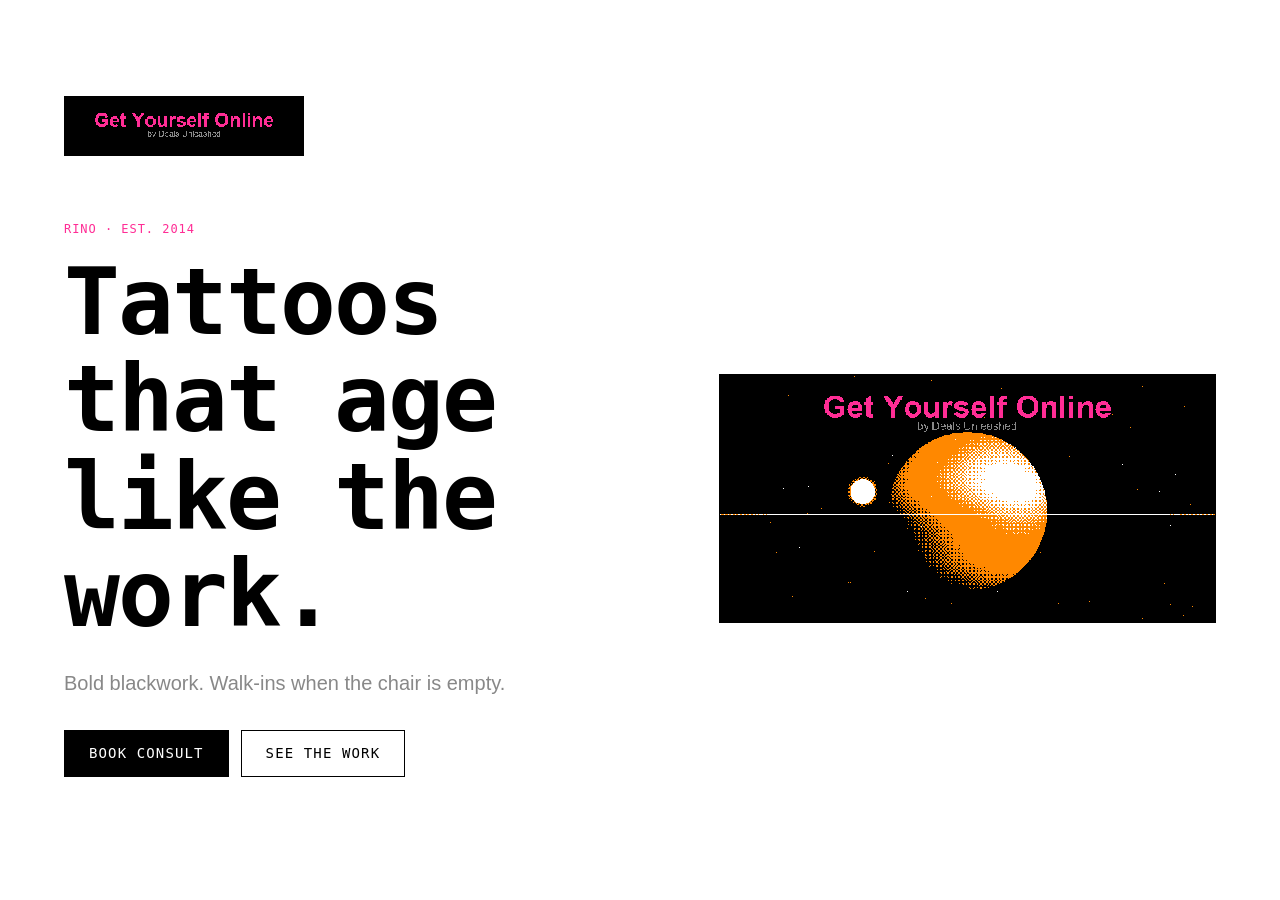
<file: componentlib/organisms/hero-static/index.html>
<!doctype html>
<html lang="en">
<head>
  <meta charset="utf-8">
  <meta name="viewport" content="width=device-width,initial-scale=1">
  <title>hero-static — componentlib</title>
  <link rel="stylesheet" href="../../tokens/tokens.css">
  <link rel="stylesheet" href="./style.css">
</head>
<body>
  <section class="org-hero">
    <header class="org-hero__lockup">
      <img class="org-hero__mark" src="../../../v1/logo.gif" alt="Jarvis Website Business — Get Yourself Online">
    </header>
    <div class="org-hero__copy">
      <p class="org-hero__eyebrow">RiNo · est. 2014</p>
      <h1 class="org-hero__title">Tattoos that age<br>like the work.</h1>
      <p class="org-hero__sub">Bold blackwork. Walk-ins when the chair is empty.</p>
      <div class="org-hero__ctas">
        <a class="org-hero__cta org-hero__cta--primary" href="#book">Book consult</a>
        <a class="org-hero__cta org-hero__cta--ghost" href="#work">See the work</a>
      </div>
    </div>
    <img class="org-hero__art" src="../../../v1/hero.gif" alt="">
  </section>
</body>
</html>
</file>
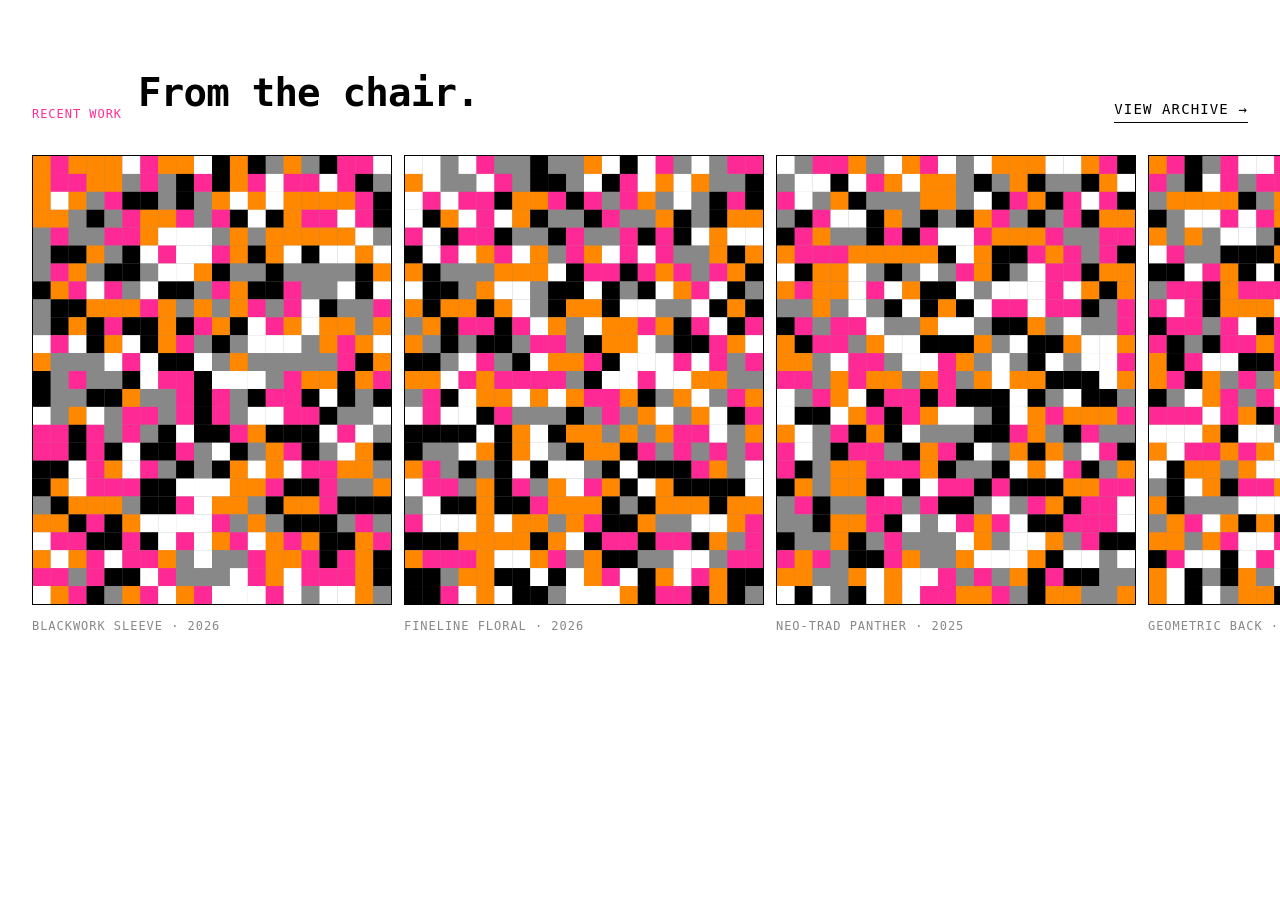
<file: componentlib/organisms/portfolio-strip/index.html>
<!doctype html>
<html lang="en">
<head>
  <meta charset="utf-8">
  <meta name="viewport" content="width=device-width,initial-scale=1">
  <title>portfolio-strip — componentlib</title>
  <link rel="stylesheet" href="../../tokens/tokens.css">
  <link rel="stylesheet" href="./style.css">
</head>
<body>
  <section class="org-portfolio">
    <header class="org-portfolio__head">
      <p class="org-portfolio__eyebrow">Recent work</p>
      <h2 class="org-portfolio__title">From the chair.</h2>
      <a class="org-portfolio__more" href="#all">View archive →</a>
    </header>
    <div class="org-portfolio__strip" role="list">
      <figure class="pf-tile" role="listitem">
        <div class="pf-tile__img" data-bg="1"></div>
        <figcaption class="pf-tile__cap">Blackwork sleeve · 2026</figcaption>
      </figure>
      <figure class="pf-tile" role="listitem">
        <div class="pf-tile__img" data-bg="2"></div>
        <figcaption class="pf-tile__cap">Fineline floral · 2026</figcaption>
      </figure>
      <figure class="pf-tile" role="listitem">
        <div class="pf-tile__img" data-bg="3"></div>
        <figcaption class="pf-tile__cap">Neo-trad panther · 2025</figcaption>
      </figure>
      <figure class="pf-tile" role="listitem">
        <div class="pf-tile__img" data-bg="4"></div>
        <figcaption class="pf-tile__cap">Geometric back · 2025</figcaption>
      </figure>
      <figure class="pf-tile" role="listitem">
        <div class="pf-tile__img" data-bg="5"></div>
        <figcaption class="pf-tile__cap">Cover-up sleeve · 2025</figcaption>
      </figure>
      <figure class="pf-tile" role="listitem">
        <div class="pf-tile__img" data-bg="6"></div>
        <figcaption class="pf-tile__cap">Script lettering · 2025</figcaption>
      </figure>
    </div>
  </section>
  <script src="./tile-fill.js" type="module"></script>
</body>
</html>
</file>
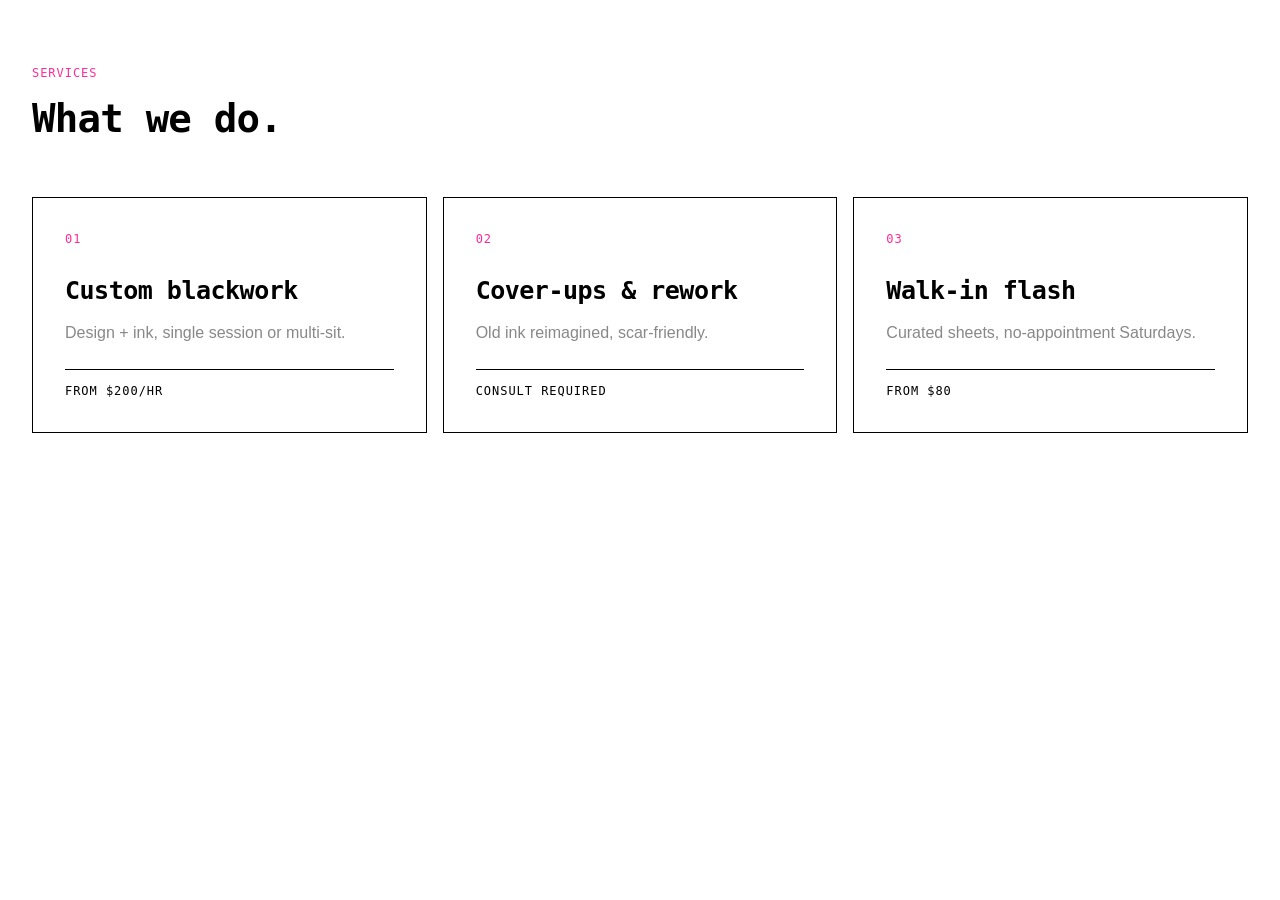
<file: componentlib/organisms/services-grid/index.html>
<!doctype html>
<html lang="en">
<head>
  <meta charset="utf-8">
  <meta name="viewport" content="width=device-width,initial-scale=1">
  <title>services-grid — componentlib</title>
  <link rel="stylesheet" href="../../tokens/tokens.css">
  <link rel="stylesheet" href="./style.css">
</head>
<body>
  <section class="org-services">
    <header class="org-services__head">
      <p class="org-services__eyebrow">Services</p>
      <h2 class="org-services__title">What we do.</h2>
    </header>
    <ul class="org-services__grid">
      <li class="svc-card">
        <span class="svc-card__num">01</span>
        <h3 class="svc-card__title">Custom blackwork</h3>
        <p class="svc-card__desc">Design + ink, single session or multi-sit.</p>
        <span class="svc-card__meta">From $200/hr</span>
      </li>
      <li class="svc-card">
        <span class="svc-card__num">02</span>
        <h3 class="svc-card__title">Cover-ups & rework</h3>
        <p class="svc-card__desc">Old ink reimagined, scar-friendly.</p>
        <span class="svc-card__meta">Consult required</span>
      </li>
      <li class="svc-card">
        <span class="svc-card__num">03</span>
        <h3 class="svc-card__title">Walk-in flash</h3>
        <p class="svc-card__desc">Curated sheets, no-appointment Saturdays.</p>
        <span class="svc-card__meta">From $80</span>
      </li>
    </ul>
  </section>
</body>
</html>
</file>
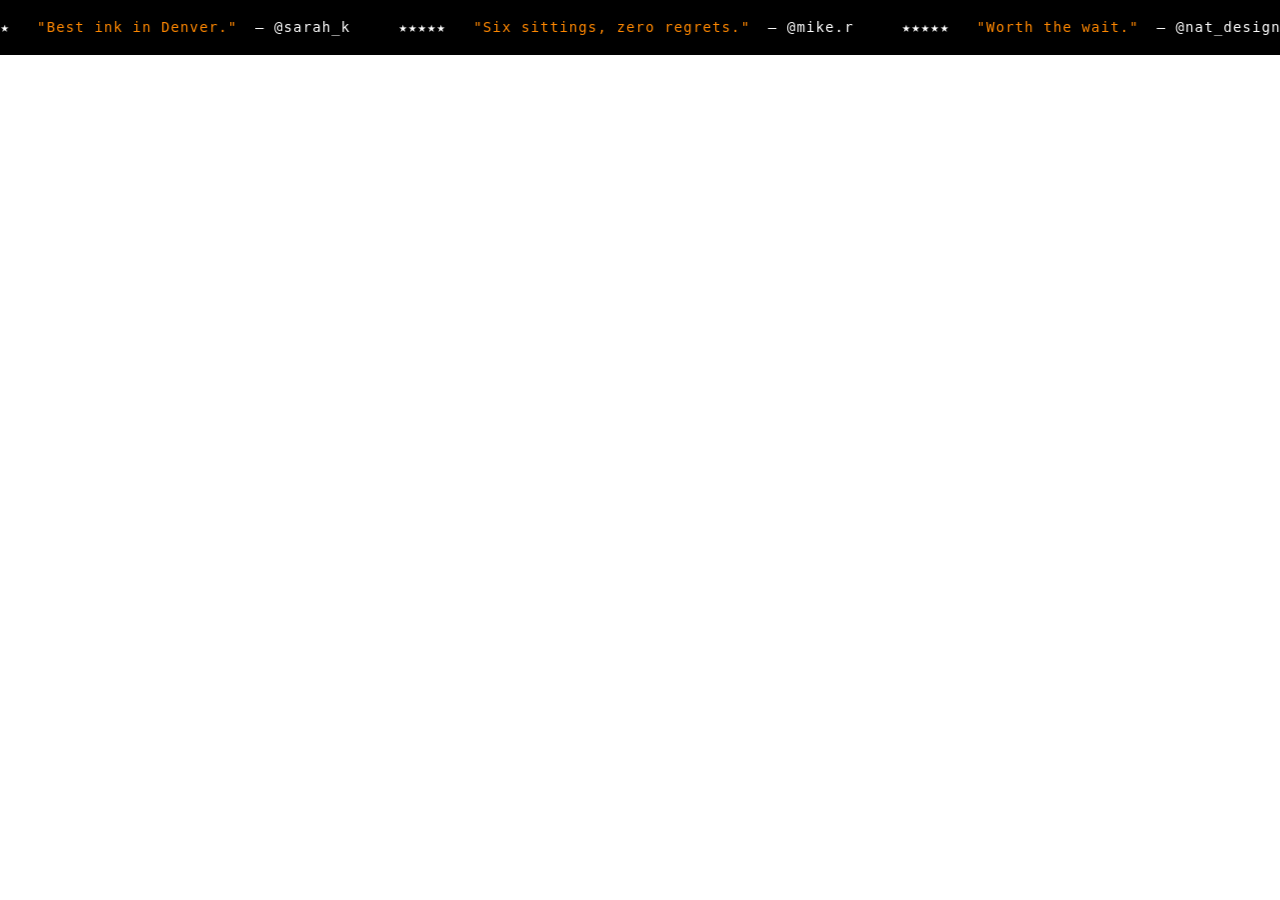
<file: componentlib/organisms/testimonial-ticker/index.html>
<!doctype html>
<html lang="en">
<head>
  <meta charset="utf-8">
  <meta name="viewport" content="width=device-width,initial-scale=1">
  <title>testimonial-ticker — componentlib</title>
  <link rel="stylesheet" href="../../tokens/tokens.css">
  <link rel="stylesheet" href="./style.css">
</head>
<body>
  <section class="org-ticker" aria-label="Customer testimonials">
    <div class="org-ticker__track" data-marquee>
      <span class="tk-item">★★★★★ &nbsp;<b>"Best ink in Denver."</b> &nbsp;— @sarah_k</span>
      <span class="tk-item">★★★★★ &nbsp;<b>"Six sittings, zero regrets."</b> &nbsp;— @mike.r</span>
      <span class="tk-item">★★★★★ &nbsp;<b>"Worth the wait."</b> &nbsp;— @nat_designs</span>
      <span class="tk-item">★★★★★ &nbsp;<b>"Cover-up looks brand new."</b> &nbsp;— @lex.t</span>
      <span class="tk-item">★★★★★ &nbsp;<b>"They listen, then they cook."</b> &nbsp;— @j.diaz</span>
      <span class="tk-item">★★★★★ &nbsp;<b>"Healed perfectly. Lines crisp."</b> &nbsp;— @amir_w</span>
    </div>
  </section>
  <script src="./marquee.js" type="module"></script>
</body>
</html>
</file>
<file: componentlib/tokens/tokens.css>
/* tokens.css — niche pack v0
 * Inherits palette from /v1 brand mark.
 * All component CSS MUST consume these variables — no raw hex anywhere.
 */

:root {
  /* === Palette (board-locked, /v1 brand mark) === */
  --color-ink: #000000;
  --color-paper: #FFFFFF;
  --color-orange: #FF8800;
  --color-magenta: #FF2D95;
  --color-gray: #888888;

  /* Semantic aliases */
  --color-bg: var(--color-paper);
  --color-fg: var(--color-ink);
  --color-accent: var(--color-orange);
  --color-accent-2: var(--color-magenta);
  --color-muted: var(--color-gray);

  /* === Type scale === */
  --font-display: "IBM Plex Mono", "Press Start 2P", ui-monospace, "Cascadia Mono", Menlo, monospace;
  --font-body: "Inter", -apple-system, BlinkMacSystemFont, "Segoe UI", Roboto, sans-serif;
  --font-pixel: "Press Start 2P", "VT323", monospace;

  /* Modular scale 1.25 (Major Third) — display */
  --type-xs: 0.75rem;
  --type-sm: 0.875rem;
  --type-base: 1rem;
  --type-md: 1.25rem;
  --type-lg: 1.563rem;
  --type-xl: 1.953rem;
  --type-2xl: 2.441rem;
  --type-3xl: 3.052rem;
  --type-display: clamp(2.5rem, 6vw + 1rem, 6rem);

  --leading-tight: 1.05;
  --leading-snug: 1.25;
  --leading-normal: 1.5;
  --tracking-tight: -0.02em;
  --tracking-normal: 0;
  --tracking-wide: 0.08em;

  /* === Spacing (8pt grid) === */
  --space-1: 0.25rem;
  --space-2: 0.5rem;
  --space-3: 0.75rem;
  --space-4: 1rem;
  --space-6: 1.5rem;
  --space-8: 2rem;
  --space-12: 3rem;
  --space-16: 4rem;
  --space-24: 6rem;
  --space-32: 8rem;

  /* === Motion === */
  --ease-out-quart: cubic-bezier(0.25, 1, 0.5, 1);
  --ease-out-expo: cubic-bezier(0.16, 1, 0.3, 1);
  --ease-in-out-circ: cubic-bezier(0.85, 0, 0.15, 1);
  --duration-fast: 180ms;
  --duration-base: 320ms;
  --duration-slow: 600ms;
  --duration-reveal: 1200ms;

  /* === Layout === */
  --max-w-text: 65ch;
  --max-w-content: 1280px;
  --radius-sm: 2px;
  --radius-md: 4px;
  --radius-lg: 8px;

  /* === Dither (Astrodither-native) === */
  --dither-grid: 8px; /* match Bayer 8x8 */
  --dither-grain: 1px;
}

/* Dark scheme variant — same palette, inverted */
[data-theme="dark"] {
  --color-bg: var(--color-ink);
  --color-fg: var(--color-paper);
  --color-muted: var(--color-gray);
}

/* Reduced-motion respects */
@media (prefers-reduced-motion: reduce) {
  :root {
    --duration-fast: 0ms;
    --duration-base: 0ms;
    --duration-slow: 0ms;
    --duration-reveal: 0ms;
  }
}

/* Reset baseline */
*, *::before, *::after { box-sizing: border-box; }
html, body { margin: 0; padding: 0; }
body {
  background: var(--color-bg);
  color: var(--color-fg);
  font-family: var(--font-body);
  font-size: var(--type-base);
  line-height: var(--leading-normal);
  -webkit-font-smoothing: antialiased;
  text-rendering: optimizeLegibility;
}
img, canvas, svg { display: block; max-width: 100%; }
</file>
<file: componentlib/heroes/canvas-dither/style.css>
/* canvas-dither hero — Astrodither-native. */

.cd-hero {
  position: relative;
  min-height: 100vh;
  display: grid;
  grid-template-columns: 1fr;
  align-items: center;
  background: var(--color-ink);
  color: var(--color-paper);
  overflow: hidden;
  isolation: isolate;
}

.cd-hero__canvas {
  position: absolute;
  inset: 0;
  width: 100%;
  height: 100%;
  z-index: 0;
  /* Astrodither pixel-grain — never smooth */
  image-rendering: pixelated;
  image-rendering: crisp-edges;
}

.cd-hero__copy {
  position: relative;
  z-index: 2;
  padding: var(--space-16) var(--space-8);
  max-width: min(900px, 90vw);
  margin: 0 auto;
  text-align: center;
  /* readability scrim against dithered art */
  text-shadow: 0 2px 24px rgba(0, 0, 0, 0.7);
}

.cd-hero__eyebrow {
  font-family: var(--font-display);
  font-size: var(--type-sm);
  letter-spacing: var(--tracking-wide);
  text-transform: uppercase;
  color: var(--color-magenta);
  margin: 0 0 var(--space-4);
}

.cd-hero__title {
  font-family: var(--font-display);
  font-size: var(--type-display);
  line-height: var(--leading-tight);
  letter-spacing: var(--tracking-tight);
  margin: 0 0 var(--space-6);
  font-weight: 700;
}

.cd-hero__sub {
  font-family: var(--font-body);
  font-size: var(--type-md);
  color: var(--color-paper);
  opacity: 0.85;
  margin: 0 0 var(--space-8);
}

.cd-hero__ctas {
  display: flex;
  gap: var(--space-3);
  justify-content: center;
  flex-wrap: wrap;
}

.cd-cta {
  display: inline-block;
  padding: var(--space-3) var(--space-6);
  font-family: var(--font-display);
  font-size: var(--type-sm);
  letter-spacing: var(--tracking-wide);
  text-transform: uppercase;
  text-decoration: none;
  border: 1px solid currentColor;
  border-radius: var(--radius-sm);
  transition: background var(--duration-fast) var(--ease-out-quart),
              color var(--duration-fast) var(--ease-out-quart);
}
.cd-cta--primary {
  background: var(--color-orange);
  color: var(--color-ink);
  border-color: var(--color-orange);
}
.cd-cta--primary:hover { background: var(--color-magenta); border-color: var(--color-magenta); }
.cd-cta--ghost { color: var(--color-paper); }
.cd-cta--ghost:hover { background: var(--color-paper); color: var(--color-ink); }

.cd-hero__controls {
  position: absolute;
  bottom: var(--space-6);
  left: 50%;
  transform: translateX(-50%);
  z-index: 3;
  display: flex;
  align-items: center;
  gap: var(--space-4);
  padding: var(--space-3) var(--space-4);
  background: rgba(0, 0, 0, 0.6);
  border: 1px solid rgba(255, 255, 255, 0.15);
  border-radius: var(--radius-md);
  font-family: var(--font-display);
  font-size: var(--type-xs);
  color: var(--color-paper);
  backdrop-filter: blur(8px);
}
.cd-hero__controls label {
  display: flex;
  align-items: center;
  gap: var(--space-2);
  text-transform: uppercase;
  letter-spacing: var(--tracking-wide);
}
.cd-hero__controls input[type="range"] {
  accent-color: var(--color-orange);
  width: 80px;
}
.cd-hero__controls button {
  background: transparent;
  border: 1px solid var(--color-paper);
  color: var(--color-paper);
  padding: var(--space-2) var(--space-3);
  font: inherit;
  text-transform: uppercase;
  letter-spacing: var(--tracking-wide);
  cursor: pointer;
  border-radius: var(--radius-sm);
}
.cd-hero__controls button:hover { background: var(--color-orange); border-color: var(--color-orange); color: var(--color-ink); }

@media (max-width: 640px) {
  .cd-hero__controls { flex-wrap: wrap; justify-content: center; bottom: var(--space-3); width: calc(100% - 2 * var(--space-3)); }
}
</file>
<file: componentlib/heroes/cursor-trail-gallery/style.css>
/* cursor-trail-gallery hero */

.ct-hero {
  position: relative;
  min-height: 100vh;
  background: var(--color-ink);
  color: var(--color-paper);
  overflow: hidden;
  cursor: none;
}

.ct-hero__copy {
  position: relative;
  z-index: 2;
  padding: var(--space-16) var(--space-8);
  max-width: 760px;
  pointer-events: none;
}

.ct-hero__eyebrow {
  font-family: var(--font-display);
  font-size: var(--type-xs);
  letter-spacing: var(--tracking-wide);
  text-transform: uppercase;
  color: var(--color-magenta);
  margin: 0 0 var(--space-4);
}

.ct-hero__title {
  font-family: var(--font-display);
  font-size: var(--type-display);
  line-height: var(--leading-tight);
  letter-spacing: var(--tracking-tight);
  margin: 0 0 var(--space-6);
  font-weight: 700;
}

.ct-hero__sub {
  font-family: var(--font-body);
  font-size: var(--type-md);
  color: var(--color-paper);
  opacity: 0.7;
  max-width: 40ch;
  margin: 0;
}

.ct-hero__trail {
  position: absolute;
  inset: 0;
  z-index: 1;
  pointer-events: none;
}

.ct-tile {
  position: absolute;
  width: 140px;
  height: 175px;
  margin: -87px 0 0 -70px;
  border: 1px solid var(--color-paper);
  background: var(--color-gray);
  background-size: cover;
  background-position: center;
  opacity: 0;
  transform: scale(0.6) translateZ(0);
  transition: opacity 700ms var(--ease-out-quart), transform 700ms var(--ease-out-quart);
  will-change: opacity, transform;
  filter: contrast(1.05);
  pointer-events: none;
}

.ct-tile.in { opacity: 1; transform: scale(1); }

.ct-hero__hint {
  position: absolute;
  bottom: var(--space-6);
  right: var(--space-6);
  z-index: 2;
  font-family: var(--font-display);
  font-size: var(--type-xs);
  letter-spacing: var(--tracking-wide);
  text-transform: uppercase;
  color: var(--color-gray);
  margin: 0;
  pointer-events: none;
}

@media (prefers-reduced-motion: reduce) {
  .ct-hero { cursor: auto; }
  .ct-tile { transition: none; }
}
</file>
<file: componentlib/heroes/parallax-dither/style.css>
/* parallax-dither hero — multi-layer parallax + Bayer dither overlay */

.pd-hero {
  position: relative;
  min-height: 100vh;
  display: grid;
  align-items: end;
  background: var(--color-ink);
  color: var(--color-paper);
  overflow: hidden;
}

.pd-hero__layers { position: absolute; inset: 0; z-index: 0; }

.pd-layer {
  position: absolute;
  inset: -10%;
  width: 120%;
  height: 120%;
  background-size: cover;
  background-position: center;
  will-change: transform;
}

/* Procedural gradients — replace with hero photo when shipped per-lead. */
.pd-layer--bg {
  background:
    radial-gradient(ellipse at 60% 40%, var(--color-magenta) 0%, transparent 60%),
    radial-gradient(ellipse at 20% 80%, var(--color-orange) 0%, transparent 70%),
    var(--color-ink);
  filter: blur(2px) saturate(0.85);
}
.pd-layer--mid {
  background:
    radial-gradient(circle at 75% 65%, rgba(255,136,0,0.45) 0%, transparent 35%),
    radial-gradient(circle at 30% 30%, rgba(255,45,149,0.4) 0%, transparent 30%),
    transparent;
  mix-blend-mode: screen;
}
.pd-layer--fore {
  background:
    repeating-linear-gradient(
      90deg,
      rgba(255,255,255,0.06) 0px,
      rgba(255,255,255,0.06) 1px,
      transparent 1px,
      transparent 4px
    );
  mix-blend-mode: overlay;
}

.pd-layer--dither {
  width: 100%;
  height: 100%;
  inset: 0;
  mix-blend-mode: multiply;
  opacity: 0.7;
  pointer-events: none;
  image-rendering: pixelated;
}

.pd-hero__copy {
  position: relative;
  z-index: 1;
  padding: var(--space-16) var(--space-8);
  max-width: 760px;
}

.pd-hero__eyebrow {
  font-family: var(--font-display);
  font-size: var(--type-xs);
  letter-spacing: var(--tracking-wide);
  text-transform: uppercase;
  color: var(--color-magenta);
  margin: 0 0 var(--space-4);
}

.pd-hero__title {
  font-family: var(--font-display);
  font-size: var(--type-display);
  line-height: var(--leading-tight);
  letter-spacing: var(--tracking-tight);
  margin: 0 0 var(--space-6);
  font-weight: 700;
  text-shadow: 0 2px 24px rgba(0,0,0,0.7);
}

.pd-hero__sub {
  font-family: var(--font-body);
  font-size: var(--type-md);
  color: var(--color-paper);
  opacity: 0.85;
  max-width: 45ch;
  margin: 0 0 var(--space-8);
}

.pd-hero__ctas { display: flex; gap: var(--space-3); flex-wrap: wrap; }

.pd-cta {
  display: inline-block;
  padding: var(--space-3) var(--space-6);
  font-family: var(--font-display);
  font-size: var(--type-sm);
  letter-spacing: var(--tracking-wide);
  text-transform: uppercase;
  text-decoration: none;
  border: 1px solid var(--color-paper);
  transition: background var(--duration-fast), color var(--duration-fast), border-color var(--duration-fast);
}
.pd-cta--primary { background: var(--color-orange); color: var(--color-ink); border-color: var(--color-orange); }
.pd-cta--primary:hover { background: var(--color-magenta); border-color: var(--color-magenta); color: var(--color-paper); }
.pd-cta--ghost { color: var(--color-paper); }
.pd-cta--ghost:hover { background: var(--color-paper); color: var(--color-ink); }

@media (prefers-reduced-motion: reduce) {
  .pd-layer { transform: none !important; transition: none; }
}
</file>
<file: componentlib/heroes/scroll-driven-horizontal/style.css>
/* scroll-driven-horizontal hero — vertical scroll → horizontal pan via GSAP */

.sh-intro, .sh-outro {
  min-height: 100vh;
  display: grid;
  place-items: center;
  background: var(--color-paper);
  color: var(--color-ink);
  padding: var(--space-16) var(--space-8);
}

.sh-intro__inner, .sh-outro__inner { text-align: center; max-width: 720px; }

.sh-intro__eyebrow {
  font-family: var(--font-display);
  font-size: var(--type-xs);
  letter-spacing: var(--tracking-wide);
  text-transform: uppercase;
  color: var(--color-magenta);
  margin: 0 0 var(--space-4);
}

.sh-intro__title, .sh-outro__title {
  font-family: var(--font-display);
  font-size: var(--type-display);
  line-height: var(--leading-tight);
  letter-spacing: var(--tracking-tight);
  margin: 0 0 var(--space-6);
  font-weight: 700;
}

.sh-intro__sub {
  font-family: var(--font-body);
  font-size: var(--type-md);
  color: var(--color-gray);
  margin: 0 0 var(--space-12);
}

.sh-intro__hint {
  font-family: var(--font-display);
  font-size: var(--type-xs);
  letter-spacing: var(--tracking-wide);
  text-transform: uppercase;
  color: var(--color-orange);
  margin: 0;
  animation: shBob 1.6s ease-in-out infinite;
}

@keyframes shBob {
  0%, 100% { transform: translateY(0); }
  50% { transform: translateY(6px); }
}

@media (prefers-reduced-motion: reduce) {
  .sh-intro__hint { animation: none; }
}

.sh-pan {
  position: relative;
  height: 100vh;
  overflow: hidden;
  background: var(--color-ink);
  color: var(--color-paper);
}

.sh-pan__inner {
  display: flex;
  height: 100%;
  width: max-content;
  align-items: center;
  gap: var(--space-12);
  padding: 0 10vw;
  will-change: transform;
}

.sh-card {
  flex: 0 0 70vw;
  max-width: 600px;
  padding: var(--space-12);
  border: 1px solid var(--color-paper);
  background: var(--color-ink);
  display: flex;
  flex-direction: column;
  justify-content: space-between;
  height: 70vh;
}

@media (min-width: 700px) {
  .sh-card { flex-basis: 50vw; }
}

.sh-card__num {
  font-family: var(--font-display);
  font-size: var(--type-xs);
  letter-spacing: var(--tracking-wide);
  color: var(--color-magenta);
  margin-bottom: var(--space-6);
}

.sh-card__title {
  font-family: var(--font-display);
  font-size: var(--type-3xl);
  letter-spacing: var(--tracking-tight);
  margin: 0;
  font-weight: 700;
}

.sh-card__desc {
  font-size: var(--type-md);
  color: var(--color-paper);
  opacity: 0.7;
  margin: var(--space-6) 0 0;
  max-width: 35ch;
}

.sh-cta {
  display: inline-block;
  padding: var(--space-3) var(--space-6);
  font-family: var(--font-display);
  font-size: var(--type-md);
  letter-spacing: var(--tracking-wide);
  text-transform: uppercase;
  text-decoration: none;
  background: var(--color-orange);
  color: var(--color-ink);
  border: 1px solid var(--color-orange);
  transition: background var(--duration-fast), color var(--duration-fast);
}
.sh-cta:hover { background: var(--color-magenta); border-color: var(--color-magenta); color: var(--color-paper); }
</file>
<file: componentlib/heroes/tactile-single-interaction/style.css>
/* tactile-single-interaction hero — drag-and-snap line, optional audio */

.ts-hero {
  position: relative;
  min-height: 100vh;
  display: grid;
  place-items: center;
  background: var(--color-ink);
  color: var(--color-paper);
  overflow: hidden;
  cursor: grab;
}
.ts-hero:active { cursor: grabbing; }

.ts-hero__copy {
  position: relative;
  z-index: 2;
  text-align: center;
  max-width: 760px;
  padding: 0 var(--space-8);
  pointer-events: none;
}

.ts-hero__eyebrow {
  font-family: var(--font-display);
  font-size: var(--type-xs);
  letter-spacing: var(--tracking-wide);
  text-transform: uppercase;
  color: var(--color-magenta);
  margin: 0 0 var(--space-4);
}

.ts-hero__title {
  font-family: var(--font-display);
  font-size: var(--type-display);
  line-height: var(--leading-tight);
  letter-spacing: var(--tracking-tight);
  margin: 0 0 var(--space-6);
  font-weight: 700;
}

.ts-hero__sub {
  font-family: var(--font-body);
  font-size: var(--type-md);
  color: var(--color-paper);
  opacity: 0.75;
  margin: 0 auto;
  max-width: 50ch;
}

.ts-hero__svg {
  position: absolute;
  inset: 0;
  width: 100%;
  height: 100%;
  z-index: 1;
}

#tsLine {
  fill: none;
  stroke: var(--color-orange);
  stroke-width: 2;
  stroke-linecap: round;
  vector-effect: non-scaling-stroke;
  filter: drop-shadow(0 0 12px rgba(255, 136, 0, 0.4));
}

.ts-hero__sound {
  position: absolute;
  bottom: var(--space-6);
  left: var(--space-6);
  z-index: 2;
  display: inline-flex;
  align-items: center;
  gap: var(--space-2);
  padding: var(--space-2) var(--space-4);
  font-family: var(--font-display);
  font-size: var(--type-xs);
  letter-spacing: var(--tracking-wide);
  text-transform: uppercase;
  background: transparent;
  color: var(--color-paper);
  border: 1px solid var(--color-paper);
  cursor: pointer;
  transition: background var(--duration-fast), color var(--duration-fast);
}
.ts-hero__sound:hover { background: var(--color-paper); color: var(--color-ink); }

.ts-dot {
  display: inline-block;
  width: 8px;
  height: 8px;
  background: var(--color-gray);
  border-radius: 50%;
}
.ts-hero__sound[aria-pressed="true"] .ts-dot { background: var(--color-orange); }

.ts-hero__hint {
  position: absolute;
  bottom: var(--space-6);
  right: var(--space-6);
  z-index: 2;
  font-family: var(--font-display);
  font-size: var(--type-xs);
  letter-spacing: var(--tracking-wide);
  text-transform: uppercase;
  color: var(--color-gray);
  margin: 0;
  pointer-events: none;
}
</file>
<file: componentlib/heroes/webgl-particle/style.css>
/* webgl-particle hero — OGL particle field, mouse-repel */

.wp-hero {
  position: relative;
  min-height: 100vh;
  display: grid;
  align-items: center;
  background: var(--color-ink);
  color: var(--color-paper);
  overflow: hidden;
  cursor: crosshair;
}

.wp-hero__canvas {
  position: absolute;
  inset: 0;
  width: 100%;
  height: 100%;
  display: block;
}

.wp-hero__copy {
  position: relative;
  z-index: 1;
  padding: var(--space-16) var(--space-8);
  max-width: 720px;
  pointer-events: none;
}

.wp-hero__copy * { pointer-events: auto; }

.wp-hero__eyebrow {
  font-family: var(--font-display);
  font-size: var(--type-xs);
  letter-spacing: var(--tracking-wide);
  text-transform: uppercase;
  color: var(--color-magenta);
  margin: 0 0 var(--space-4);
}

.wp-hero__title {
  font-family: var(--font-display);
  font-size: var(--type-display);
  line-height: var(--leading-tight);
  letter-spacing: var(--tracking-tight);
  margin: 0 0 var(--space-6);
  font-weight: 700;
  text-shadow: 0 0 24px rgba(0, 0, 0, 0.6);
}

.wp-hero__sub {
  font-family: var(--font-body);
  font-size: var(--type-md);
  color: var(--color-paper);
  opacity: 0.85;
  max-width: 40ch;
  margin: 0 0 var(--space-8);
}

.wp-hero__ctas { display: flex; gap: var(--space-3); flex-wrap: wrap; }

.wp-cta {
  display: inline-block;
  padding: var(--space-3) var(--space-6);
  font-family: var(--font-display);
  font-size: var(--type-sm);
  letter-spacing: var(--tracking-wide);
  text-transform: uppercase;
  text-decoration: none;
  border: 1px solid var(--color-paper);
  transition: background var(--duration-fast), color var(--duration-fast), border-color var(--duration-fast);
}
.wp-cta--primary { background: var(--color-orange); color: var(--color-ink); border-color: var(--color-orange); }
.wp-cta--primary:hover { background: var(--color-magenta); border-color: var(--color-magenta); }
.wp-cta--ghost { color: var(--color-paper); }
.wp-cta--ghost:hover { background: var(--color-paper); color: var(--color-ink); }

.wp-hero__hint {
  position: absolute;
  bottom: var(--space-6);
  right: var(--space-6);
  z-index: 1;
  font-family: var(--font-display);
  font-size: var(--type-xs);
  letter-spacing: var(--tracking-wide);
  text-transform: uppercase;
  color: var(--color-gray);
  margin: 0;
  pointer-events: none;
}
</file>
<file: componentlib/organisms/artist-roster/style.css>
/* artist-roster — bio cards w/ social links */

.org-roster {
  padding: var(--space-16) var(--space-8);
  max-width: var(--max-w-content);
  margin: 0 auto;
}

.org-roster__head { margin-bottom: var(--space-12); }

.org-roster__eyebrow {
  font-family: var(--font-display);
  font-size: var(--type-xs);
  letter-spacing: var(--tracking-wide);
  text-transform: uppercase;
  color: var(--color-magenta);
  margin: 0 0 var(--space-2);
}

.org-roster__title {
  font-family: var(--font-display);
  font-size: var(--type-2xl);
  letter-spacing: var(--tracking-tight);
  margin: 0;
  font-weight: 700;
}

.org-roster__grid {
  list-style: none;
  margin: 0;
  padding: 0;
  display: grid;
  grid-template-columns: 1fr;
  gap: var(--space-6);
}

@media (min-width: 700px) {
  .org-roster__grid { grid-template-columns: repeat(3, 1fr); }
}

.art-card {
  padding: var(--space-8);
  border: 1px solid var(--color-ink);
  background: var(--color-paper);
  display: flex;
  flex-direction: column;
}

.art-card__avatar {
  width: 64px;
  height: 64px;
  display: grid;
  place-items: center;
  background: var(--color-ink);
  color: var(--color-paper);
  font-family: var(--font-display);
  font-size: var(--type-md);
  letter-spacing: var(--tracking-wide);
  margin-bottom: var(--space-6);
}

.art-card__name {
  font-family: var(--font-display);
  font-size: var(--type-lg);
  margin: 0 0 var(--space-2);
  letter-spacing: var(--tracking-tight);
  font-weight: 700;
}

.art-card__role {
  font-family: var(--font-display);
  font-size: var(--type-xs);
  letter-spacing: var(--tracking-wide);
  text-transform: uppercase;
  color: var(--color-orange);
  margin: 0 0 var(--space-4);
}

.art-card__bio {
  font-size: var(--type-base);
  color: var(--color-gray);
  margin: 0 0 var(--space-6);
  flex-grow: 1;
}

.art-card__links {
  list-style: none;
  margin: 0;
  padding: var(--space-4) 0 0;
  border-top: 1px solid var(--color-ink);
  display: flex;
  gap: var(--space-4);
  font-family: var(--font-display);
  font-size: var(--type-xs);
  letter-spacing: var(--tracking-wide);
  text-transform: uppercase;
}

.art-card__links a {
  color: var(--color-ink);
  text-decoration: none;
  border-bottom: 1px solid transparent;
  transition: border-color var(--duration-fast);
}
.art-card__links a:hover { border-bottom-color: var(--color-orange); color: var(--color-orange); }
</file>
<file: componentlib/organisms/contact-block/style.css>
/* contact-block — hours/address/reach + map placeholder */

.org-contact {
  padding: var(--space-16) var(--space-8);
  max-width: var(--max-w-content);
  margin: 0 auto;
}

.org-contact__head { margin-bottom: var(--space-12); }

.org-contact__eyebrow {
  font-family: var(--font-display);
  font-size: var(--type-xs);
  letter-spacing: var(--tracking-wide);
  text-transform: uppercase;
  color: var(--color-magenta);
  margin: 0 0 var(--space-2);
}

.org-contact__title {
  font-family: var(--font-display);
  font-size: var(--type-2xl);
  letter-spacing: var(--tracking-tight);
  margin: 0;
  font-weight: 700;
}

.org-contact__grid {
  display: grid;
  grid-template-columns: 1fr;
  gap: var(--space-6);
  margin-bottom: var(--space-8);
}

@media (min-width: 700px) {
  .org-contact__grid { grid-template-columns: repeat(3, 1fr); }
}

.contact-card {
  padding: var(--space-6);
  border: 1px solid var(--color-ink);
  font-style: normal;
}

.contact-card__label {
  font-family: var(--font-display);
  font-size: var(--type-xs);
  letter-spacing: var(--tracking-wide);
  text-transform: uppercase;
  color: var(--color-orange);
  margin: 0 0 var(--space-4);
}

.contact-card__body {
  font-size: var(--type-base);
  line-height: var(--leading-normal);
  margin: 0;
}

.contact-card__body a { color: var(--color-ink); text-decoration: underline; text-underline-offset: 3px; }
.contact-card__body a:hover { color: var(--color-orange); }

.contact-card__link {
  display: inline-block;
  margin-top: var(--space-4);
  font-family: var(--font-display);
  font-size: var(--type-xs);
  letter-spacing: var(--tracking-wide);
  text-transform: uppercase;
  color: var(--color-ink);
  text-decoration: none;
  border-bottom: 1px solid currentColor;
  padding-bottom: 2px;
}
.contact-card__link:hover { color: var(--color-orange); }

.contact-card__hours {
  display: grid;
  grid-template-columns: auto 1fr;
  gap: var(--space-2) var(--space-4);
  margin: 0;
  font-family: var(--font-display);
  font-size: var(--type-sm);
}
.contact-card__hours dt { color: var(--color-magenta); letter-spacing: var(--tracking-wide); text-transform: uppercase; }
.contact-card__hours dd { margin: 0; }

.org-contact__map {
  border: 1px solid var(--color-ink);
  padding: var(--space-16) var(--space-8);
  background:
    repeating-linear-gradient(45deg, var(--color-paper), var(--color-paper) 8px, var(--color-gray) 8px, var(--color-gray) 9px);
  text-align: center;
  font-family: var(--font-display);
  font-size: var(--type-xs);
  letter-spacing: var(--tracking-wide);
  text-transform: uppercase;
  color: var(--color-ink);
}
.org-contact__map p { margin: 0; background: var(--color-paper); display: inline-block; padding: var(--space-2) var(--space-4); border: 1px solid var(--color-ink); }
</file>
<file: componentlib/organisms/faq-accordion/style.css>
/* faq-accordion — native <details>, brand-styled */

.org-faq {
  padding: var(--space-16) var(--space-8);
  max-width: 800px;
  margin: 0 auto;
}

.org-faq__head { margin-bottom: var(--space-8); }

.org-faq__eyebrow {
  font-family: var(--font-display);
  font-size: var(--type-xs);
  letter-spacing: var(--tracking-wide);
  text-transform: uppercase;
  color: var(--color-magenta);
  margin: 0 0 var(--space-2);
}

.org-faq__title {
  font-family: var(--font-display);
  font-size: var(--type-2xl);
  letter-spacing: var(--tracking-tight);
  margin: 0;
  font-weight: 700;
}

.org-faq__list { display: flex; flex-direction: column; }

.faq-item {
  border-top: 1px solid var(--color-ink);
}
.faq-item:last-child { border-bottom: 1px solid var(--color-ink); }

.faq-item__q {
  font-family: var(--font-display);
  font-size: var(--type-md);
  letter-spacing: var(--tracking-tight);
  cursor: pointer;
  list-style: none;
  padding: var(--space-6) 0;
  display: flex;
  align-items: center;
  gap: var(--space-4);
  transition: color var(--duration-fast);
  font-weight: 700;
}
.faq-item__q::-webkit-details-marker { display: none; }

.faq-item__q::before {
  content: "+";
  font-family: var(--font-display);
  font-size: var(--type-lg);
  color: var(--color-orange);
  width: 1ch;
  transition: transform var(--duration-base) var(--ease-out-quart);
}

.faq-item[open] .faq-item__q::before {
  content: "−";
}

.faq-item__q:hover { color: var(--color-orange); }

.faq-item__a {
  padding: 0 0 var(--space-6) calc(1ch + var(--space-4));
  color: var(--color-gray);
  font-size: var(--type-base);
  line-height: var(--leading-normal);
  max-width: var(--max-w-text);
}

.faq-item__a p { margin: 0; }
</file>
<file: componentlib/organisms/footer-mini/style.css>
/* footer-mini — compact, monospace, single social */

.org-footer {
  background: var(--color-ink);
  color: var(--color-paper);
  padding: var(--space-6) var(--space-8);
  font-family: var(--font-display);
  font-size: var(--type-xs);
  letter-spacing: var(--tracking-wide);
  text-transform: uppercase;
}

.org-footer__row {
  display: flex;
  flex-wrap: wrap;
  align-items: center;
  justify-content: space-between;
  gap: var(--space-4);
  border-bottom: 1px solid var(--color-gray);
  padding-bottom: var(--space-4);
  margin-bottom: var(--space-4);
}

.org-footer__brand {
  display: flex;
  gap: var(--space-3);
  align-items: center;
  margin: 0;
}

.org-footer__mark {
  background: var(--color-orange);
  color: var(--color-ink);
  padding: 2px var(--space-2);
}

.org-footer__year { color: var(--color-gray); }

.org-footer__links {
  list-style: none;
  margin: 0;
  padding: 0;
  display: flex;
  gap: var(--space-6);
}

.org-footer__links a {
  color: var(--color-paper);
  text-decoration: none;
  border-bottom: 1px solid transparent;
  transition: border-color var(--duration-fast);
}
.org-footer__links a:hover { border-bottom-color: var(--color-orange); color: var(--color-orange); }

.org-footer__credit {
  margin: 0;
  color: var(--color-gray);
  text-transform: none;
  letter-spacing: 0;
  font-size: var(--type-xs);
}
.org-footer__credit a { color: var(--color-orange); text-decoration: none; }
.org-footer__credit a:hover { color: var(--color-magenta); }
</file>
<file: componentlib/organisms/hero-static/style.css>
/* hero-static — static, brand-mark led organism. */

.org-hero {
  display: grid;
  grid-template-columns: 1fr;
  gap: var(--space-8);
  padding: var(--space-16) var(--space-8);
  min-height: 90vh;
  background: var(--color-paper);
  color: var(--color-ink);
  align-content: center;
}

@media (min-width: 900px) {
  .org-hero {
    grid-template-columns: 1.1fr 0.9fr;
    align-items: center;
    padding: var(--space-24) var(--space-16);
    gap: var(--space-12);
  }
}

.org-hero__lockup {
  grid-column: 1 / -1;
  margin-bottom: var(--space-4);
}
.org-hero__mark { width: 240px; height: auto; image-rendering: pixelated; }

.org-hero__eyebrow {
  font-family: var(--font-display);
  font-size: var(--type-xs);
  letter-spacing: var(--tracking-wide);
  text-transform: uppercase;
  color: var(--color-magenta);
  margin: 0 0 var(--space-4);
}

.org-hero__title {
  font-family: var(--font-display);
  font-size: var(--type-display);
  line-height: var(--leading-tight);
  letter-spacing: var(--tracking-tight);
  margin: 0 0 var(--space-6);
  font-weight: 700;
}

.org-hero__sub {
  font-family: var(--font-body);
  font-size: var(--type-md);
  color: var(--color-gray);
  max-width: 40ch;
  margin: 0 0 var(--space-8);
}

.org-hero__ctas { display: flex; gap: var(--space-3); flex-wrap: wrap; }

.org-hero__cta {
  display: inline-block;
  padding: var(--space-3) var(--space-6);
  font-family: var(--font-display);
  font-size: var(--type-sm);
  letter-spacing: var(--tracking-wide);
  text-transform: uppercase;
  text-decoration: none;
  border: 1px solid var(--color-ink);
  transition: background var(--duration-fast), color var(--duration-fast);
}
.org-hero__cta--primary {
  background: var(--color-ink);
  color: var(--color-paper);
}
.org-hero__cta--primary:hover { background: var(--color-orange); border-color: var(--color-orange); color: var(--color-ink); }
.org-hero__cta--ghost { color: var(--color-ink); }
.org-hero__cta--ghost:hover { background: var(--color-ink); color: var(--color-paper); }

.org-hero__art {
  width: 100%;
  height: auto;
  image-rendering: pixelated;
  border: 1px solid var(--color-ink);
}
</file>
<file: componentlib/organisms/portfolio-strip/style.css>
/* portfolio-strip — horizontal scroll, snap, lazy */

.org-portfolio {
  padding: var(--space-16) 0 var(--space-16) var(--space-8);
  background: var(--color-bg);
}

.org-portfolio__head {
  display: flex;
  flex-wrap: wrap;
  align-items: end;
  gap: var(--space-4);
  margin-bottom: var(--space-8);
  padding-right: var(--space-8);
  max-width: var(--max-w-content);
}

.org-portfolio__eyebrow {
  font-family: var(--font-display);
  font-size: var(--type-xs);
  letter-spacing: var(--tracking-wide);
  text-transform: uppercase;
  color: var(--color-magenta);
  margin: 0;
}

.org-portfolio__title {
  font-family: var(--font-display);
  font-size: var(--type-2xl);
  letter-spacing: var(--tracking-tight);
  margin: 0;
  flex-grow: 1;
  font-weight: 700;
}

.org-portfolio__more {
  font-family: var(--font-display);
  font-size: var(--type-sm);
  letter-spacing: var(--tracking-wide);
  text-transform: uppercase;
  text-decoration: none;
  color: var(--color-ink);
  border-bottom: 1px solid currentColor;
  padding-bottom: 2px;
}
.org-portfolio__more:hover { color: var(--color-orange); }

.org-portfolio__strip {
  display: flex;
  gap: var(--space-3);
  overflow-x: auto;
  overflow-y: hidden;
  scroll-snap-type: x mandatory;
  scrollbar-width: thin;
  scrollbar-color: var(--color-gray) transparent;
  padding-bottom: var(--space-4);
  -webkit-overflow-scrolling: touch;
}

.pf-tile {
  flex: 0 0 clamp(220px, 30vw, 360px);
  margin: 0;
  scroll-snap-align: start;
}

.pf-tile__img {
  aspect-ratio: 4 / 5;
  border: 1px solid var(--color-ink);
  background-color: var(--color-gray);
  background-size: cover;
  background-position: center;
  filter: contrast(1.05);
  transition: filter var(--duration-base);
}

.pf-tile:hover .pf-tile__img { filter: contrast(1.2) brightness(0.95); }

.pf-tile__cap {
  font-family: var(--font-display);
  font-size: var(--type-xs);
  letter-spacing: var(--tracking-wide);
  text-transform: uppercase;
  color: var(--color-gray);
  margin-top: var(--space-3);
}
</file>
<file: componentlib/organisms/services-grid/style.css>
/* services-grid — 3-up tiles, hover reveal */

.org-services {
  padding: var(--space-16) var(--space-8);
  max-width: var(--max-w-content);
  margin: 0 auto;
}

.org-services__head { margin-bottom: var(--space-12); }

.org-services__eyebrow {
  font-family: var(--font-display);
  font-size: var(--type-xs);
  letter-spacing: var(--tracking-wide);
  text-transform: uppercase;
  color: var(--color-magenta);
  margin: 0 0 var(--space-2);
}

.org-services__title {
  font-family: var(--font-display);
  font-size: var(--type-2xl);
  letter-spacing: var(--tracking-tight);
  margin: 0;
  font-weight: 700;
}

.org-services__grid {
  list-style: none;
  margin: 0;
  padding: 0;
  display: grid;
  grid-template-columns: 1fr;
  gap: var(--space-4);
}

@media (min-width: 700px) {
  .org-services__grid { grid-template-columns: repeat(3, 1fr); }
}

.svc-card {
  display: flex;
  flex-direction: column;
  padding: var(--space-8);
  border: 1px solid var(--color-ink);
  background: var(--color-paper);
  color: var(--color-ink);
  position: relative;
  overflow: hidden;
  transition: background var(--duration-base) var(--ease-out-quart),
              color var(--duration-base) var(--ease-out-quart),
              transform var(--duration-base) var(--ease-out-quart);
}

.svc-card::before {
  content: "";
  position: absolute;
  inset: 0;
  background: var(--color-orange);
  transform: scaleY(0);
  transform-origin: bottom;
  transition: transform var(--duration-base) var(--ease-out-quart);
  z-index: 0;
}

.svc-card:hover { color: var(--color-ink); transform: translateY(-2px); }
.svc-card:hover::before { transform: scaleY(1); }
.svc-card > * { position: relative; z-index: 1; }

.svc-card__num {
  font-family: var(--font-display);
  font-size: var(--type-xs);
  letter-spacing: var(--tracking-wide);
  color: var(--color-magenta);
  margin-bottom: var(--space-6);
}

.svc-card__title {
  font-family: var(--font-display);
  font-size: var(--type-lg);
  margin: 0 0 var(--space-3);
  letter-spacing: var(--tracking-tight);
  font-weight: 700;
}

.svc-card__desc {
  font-size: var(--type-base);
  margin: 0 0 var(--space-6);
  color: var(--color-gray);
  flex-grow: 1;
}

.svc-card:hover .svc-card__desc { color: var(--color-ink); }

.svc-card__meta {
  font-family: var(--font-display);
  font-size: var(--type-xs);
  letter-spacing: var(--tracking-wide);
  text-transform: uppercase;
  border-top: 1px solid currentColor;
  padding-top: var(--space-3);
}
</file>
<file: componentlib/organisms/testimonial-ticker/style.css>
/* testimonial-ticker — monospace marquee social proof */

.org-ticker {
  background: var(--color-ink);
  color: var(--color-paper);
  padding: var(--space-4) 0;
  overflow: hidden;
  border-block: 1px solid var(--color-ink);
}

.org-ticker__track {
  display: flex;
  gap: var(--space-12);
  white-space: nowrap;
  font-family: var(--font-display);
  font-size: var(--type-sm);
  letter-spacing: var(--tracking-wide);
  will-change: transform;
}

.tk-item {
  flex: 0 0 auto;
  display: inline-flex;
  gap: var(--space-2);
  align-items: center;
  color: var(--color-paper);
}

.tk-item b { color: var(--color-orange); font-weight: 400; }

@media (prefers-reduced-motion: reduce) {
  .org-ticker__track { animation: none !important; transform: none !important; }
  .org-ticker { white-space: normal; }
}
</file>
